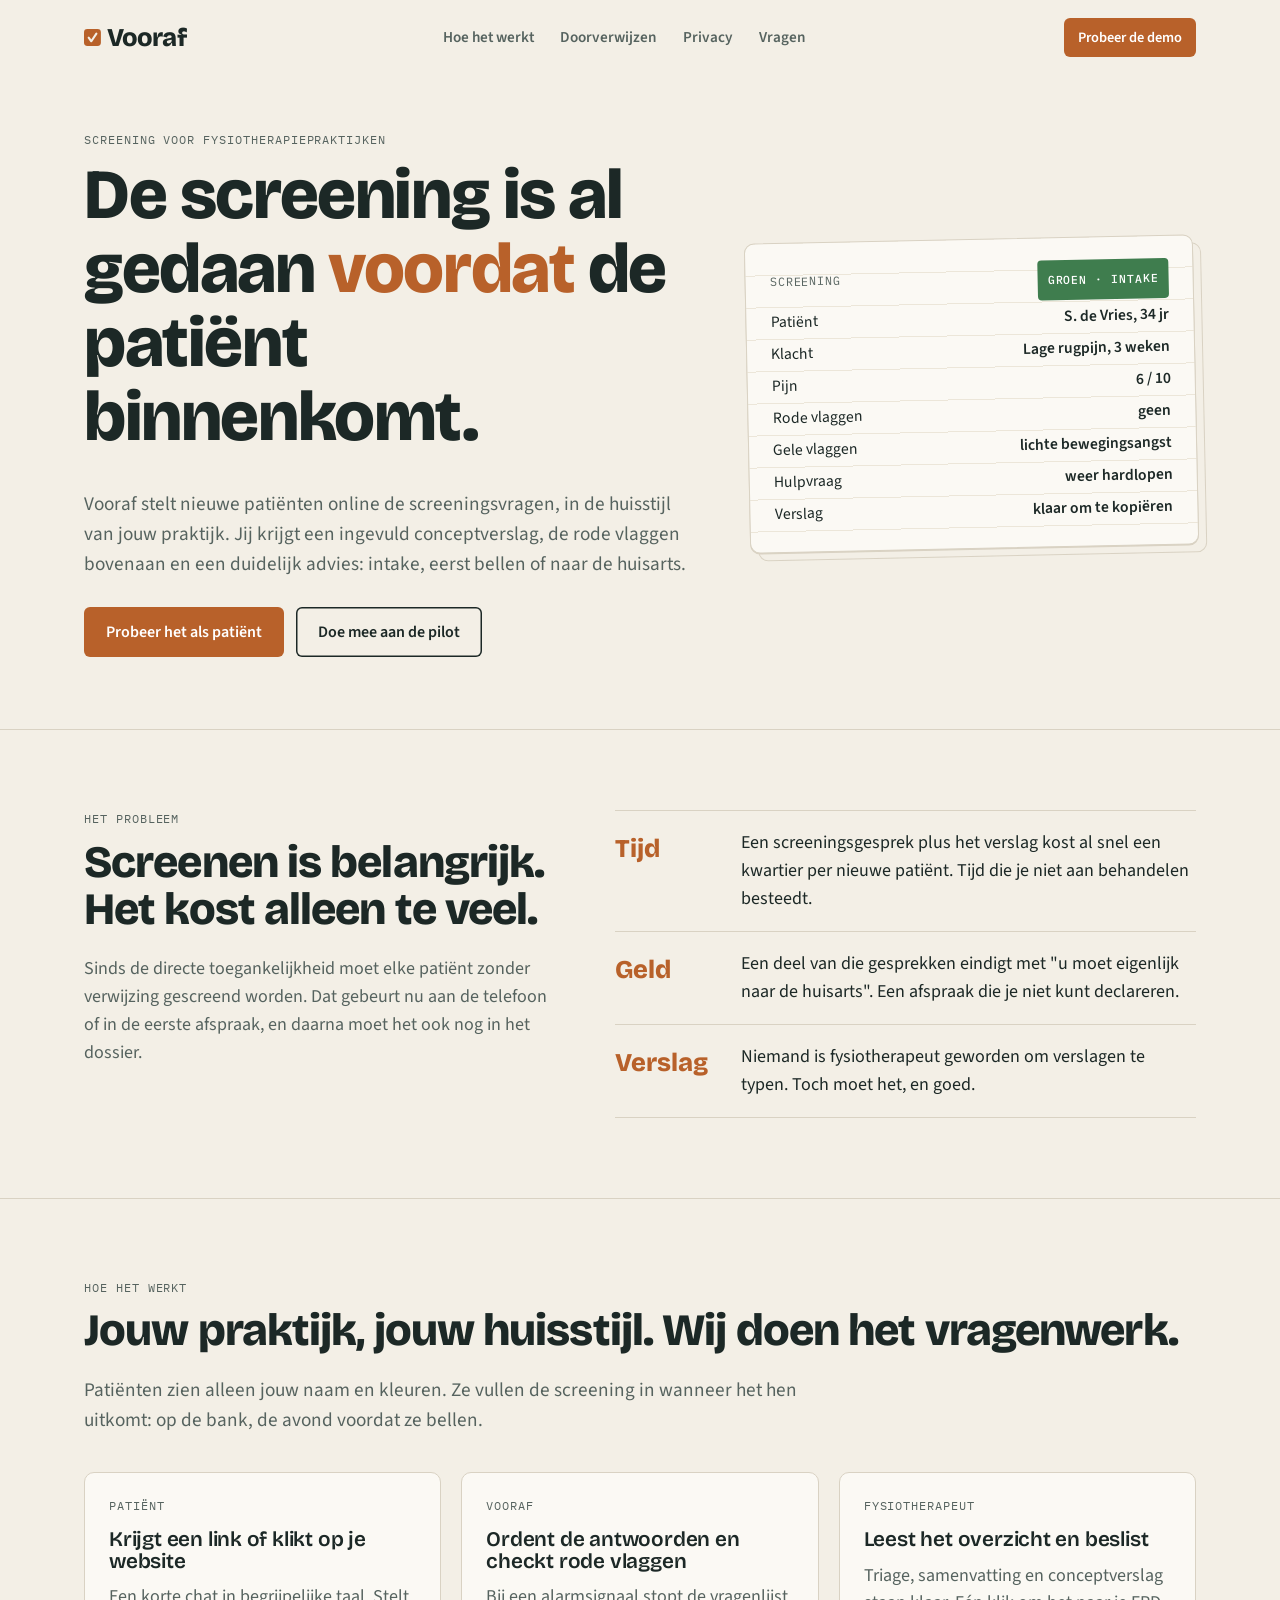
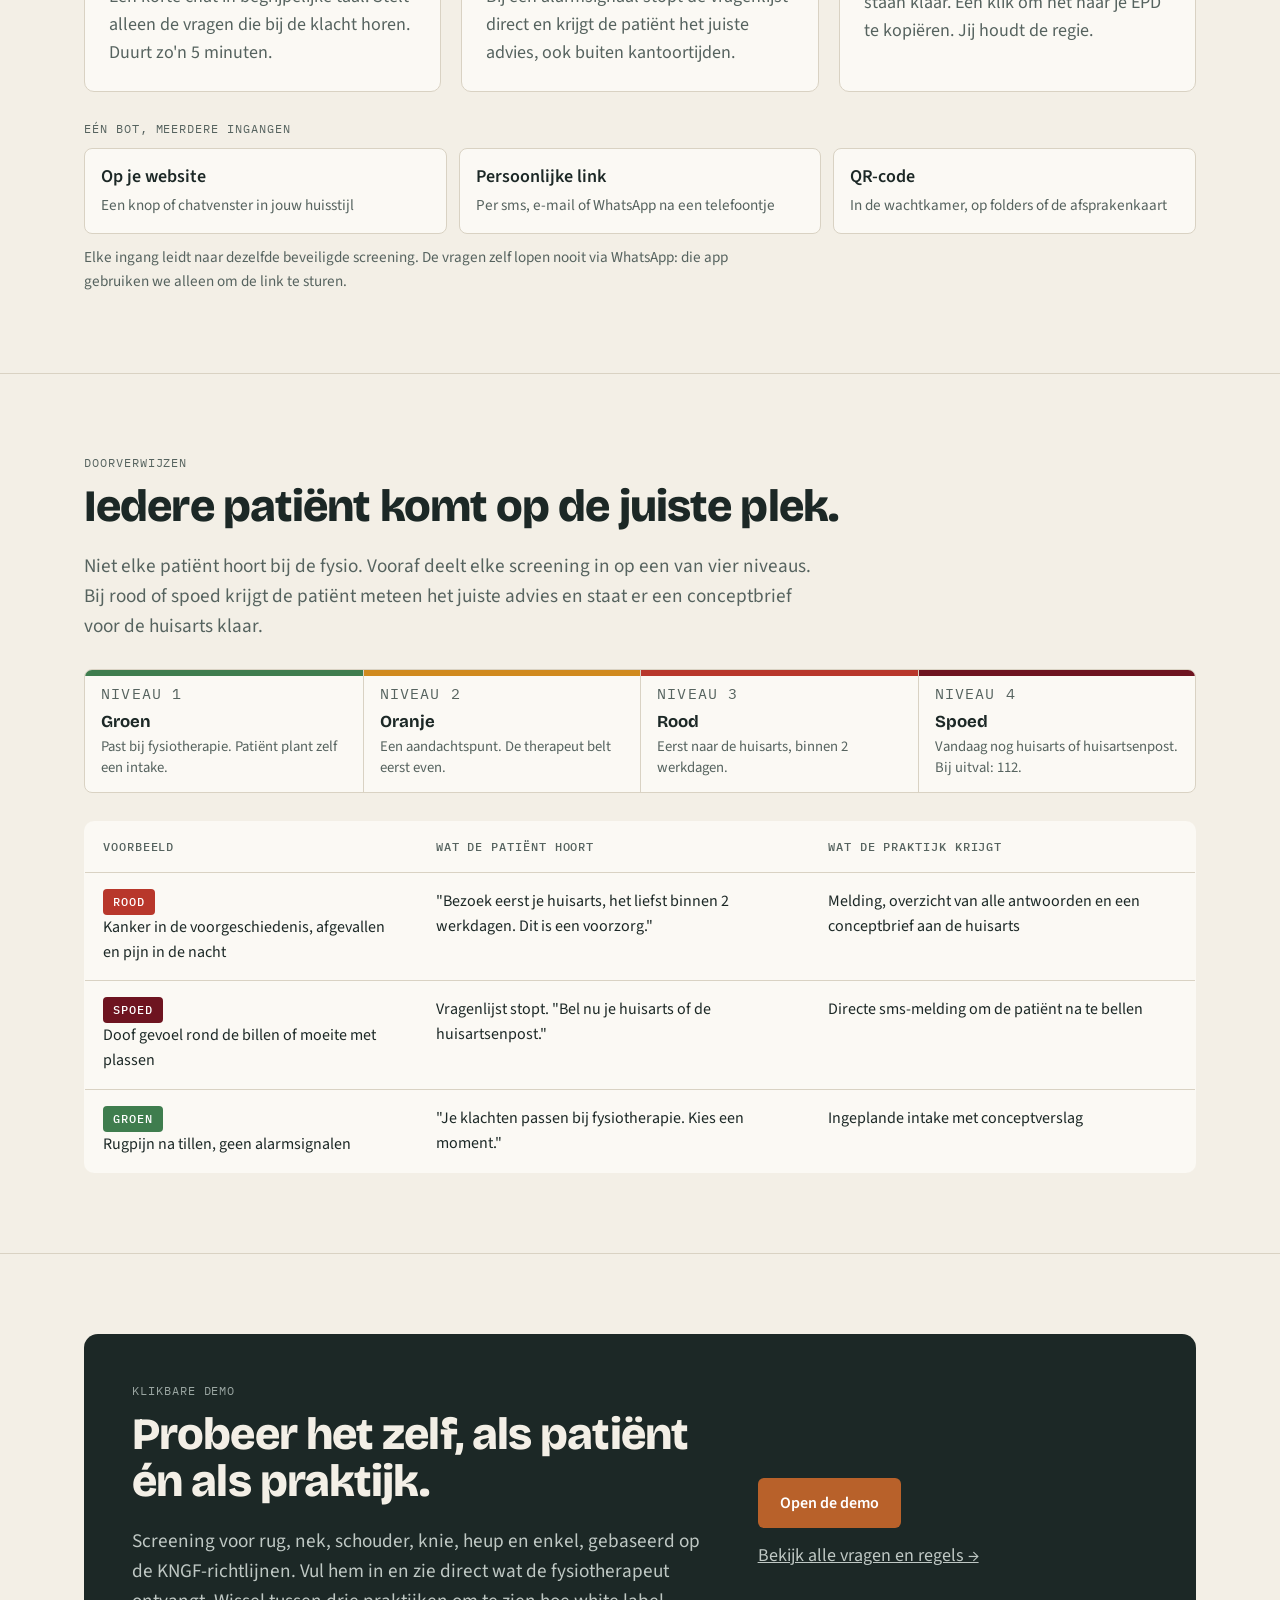
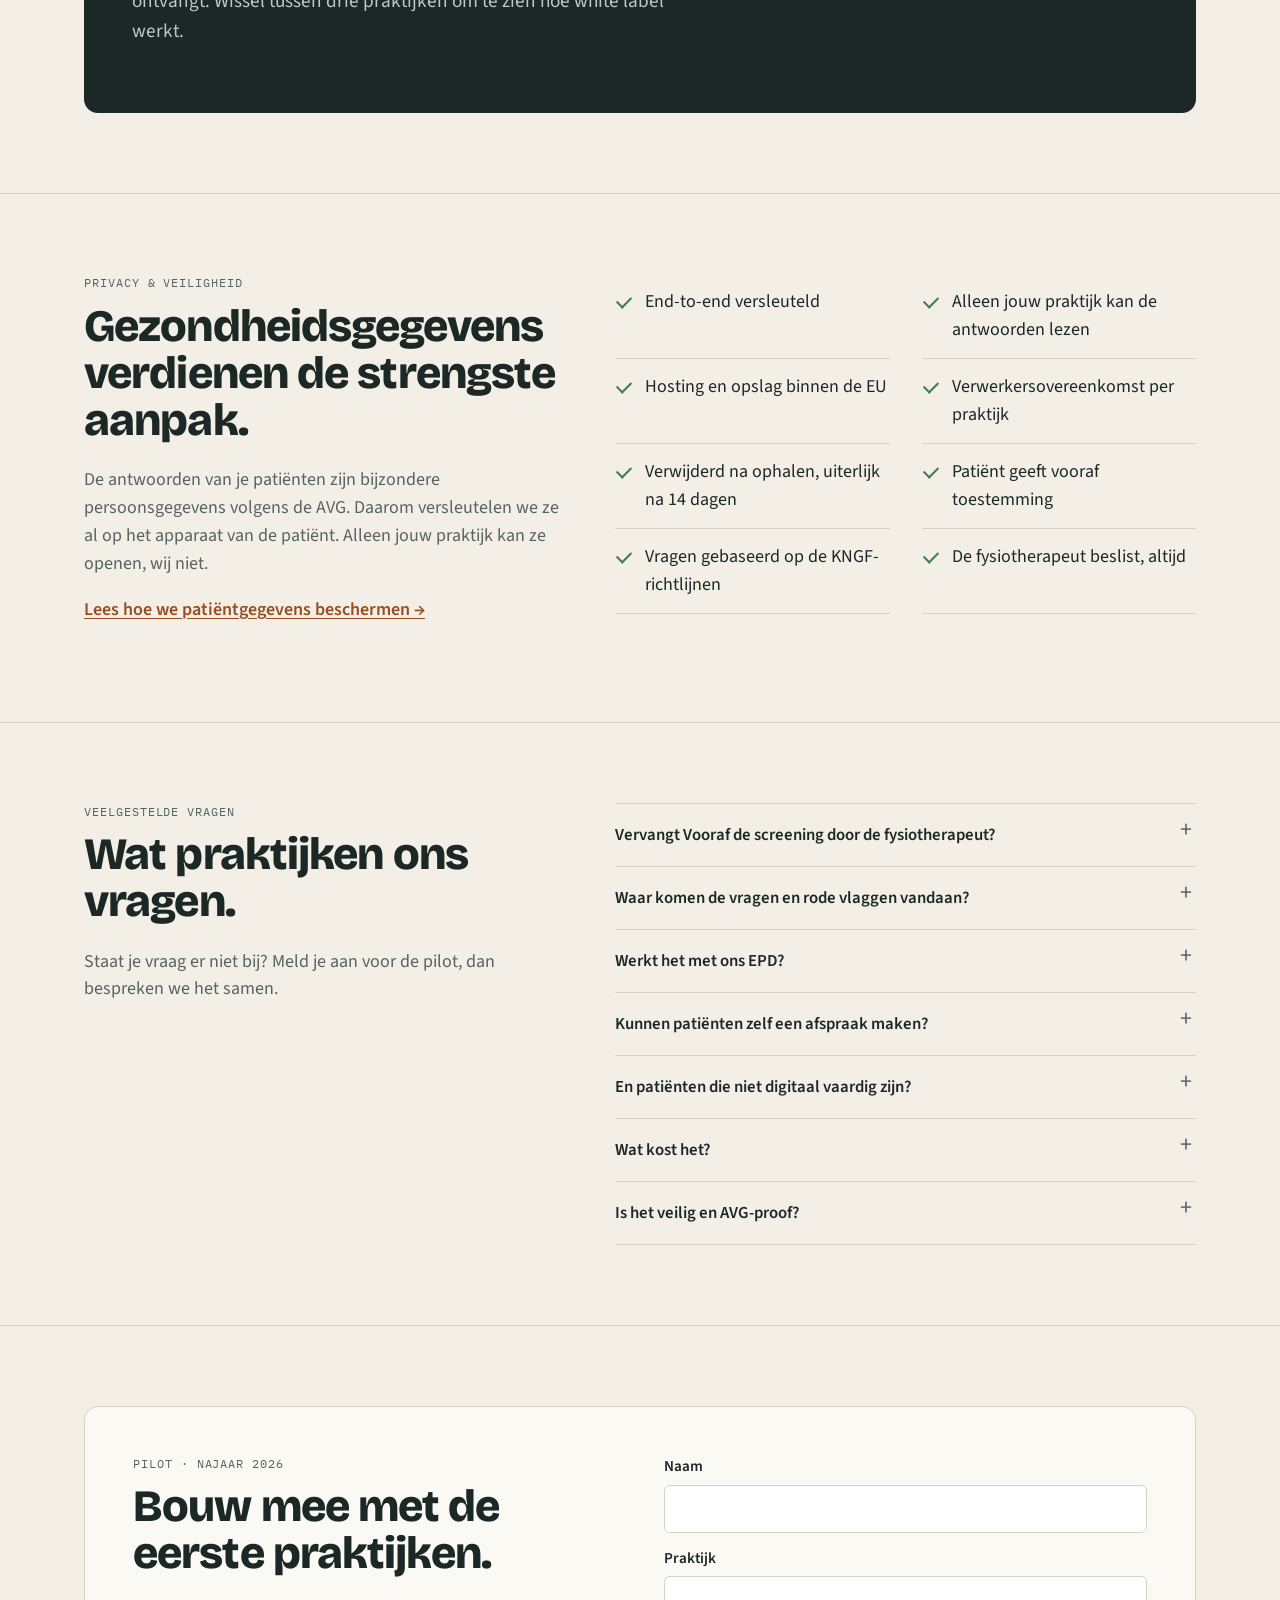
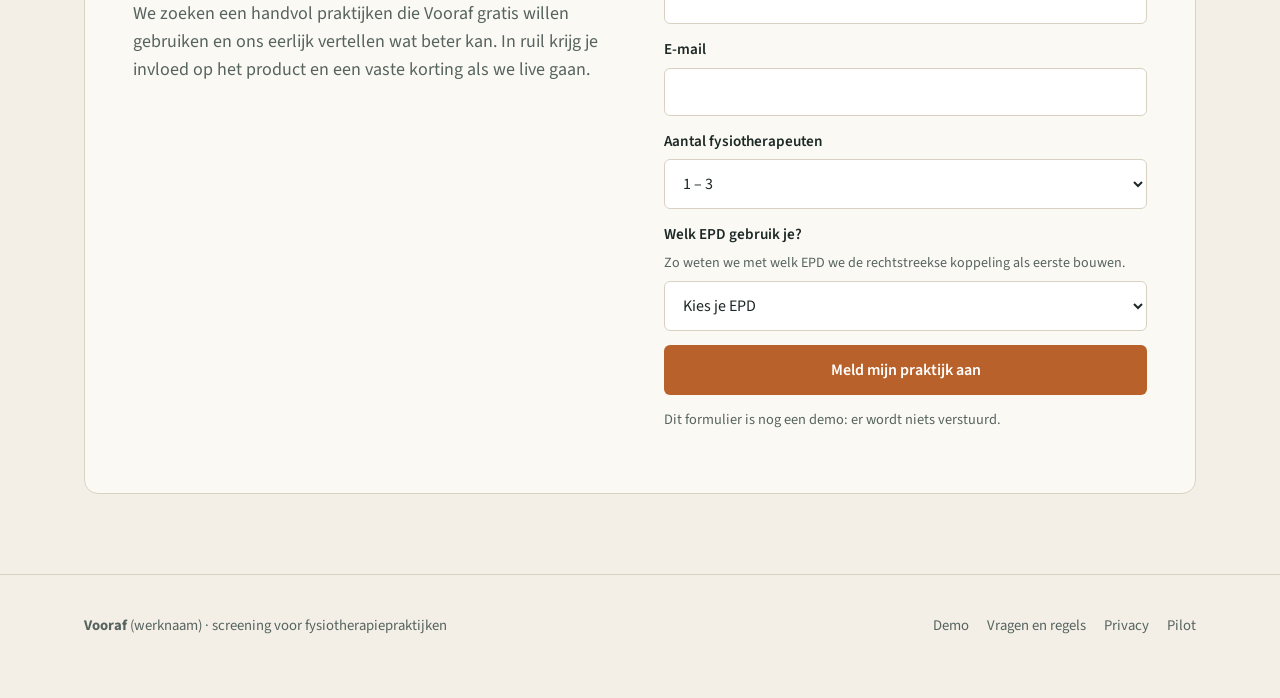
<file: index.html>
<!doctype html>
<html lang="nl">
<head>
<meta charset="utf-8">
<meta name="viewport" content="width=device-width, initial-scale=1">
<title>Vooraf — de screening is al gedaan</title>
<meta name="description" content="Vooraf screent nieuwe patiënten online in de huisstijl van jouw praktijk, signaleert rode vlaggen en schrijft het conceptverslag. De fysiotherapeut beslist.">
<meta property="og:type" content="website">
<meta property="og:site_name" content="Vooraf">
<meta property="og:title" content="Vooraf — de screening is al gedaan">
<meta property="og:description" content="Online screening voor fysiotherapiepraktijken, in je eigen huisstijl. Rode vlaggen bovenaan, conceptverslag klaar, de fysiotherapeut beslist.">
<meta property="og:url" content="https://studioannema.github.io/vooraf-demo/">
<meta property="og:image" content="https://studioannema.github.io/vooraf-demo/og-image.png">
<meta property="og:image:width" content="1200">
<meta property="og:image:height" content="630">
<meta property="og:locale" content="nl_NL">
<meta name="twitter:card" content="summary_large_image">
<meta name="theme-color" content="#F3EFE6">
<link rel="icon" href="favicon.svg" type="image/svg+xml">
<link rel="preconnect" href="https://fonts.googleapis.com">
<link rel="preconnect" href="https://fonts.gstatic.com" crossorigin>
<link href="https://fonts.googleapis.com/css2?family=Bricolage+Grotesque:opsz,wght@12..96,600;12..96,800&family=IBM+Plex+Mono:wght@500&family=Source+Sans+3:wght@400;600&display=swap" rel="stylesheet">
<link rel="stylesheet" href="styles.css">
</head>
<body>

<header class="topbar">
  <a href="index.html" class="logo" aria-label="Vooraf"><svg class="logo-mark" viewBox="0 0 24 24" aria-hidden="true" focusable="false"><rect width="24" height="24" rx="4.8"/><path d="M6.6 12.4 10.4 17.4 17.6 6.6" stroke-width="3" stroke-linecap="round" stroke-linejoin="round"/></svg><span class="logo-word">Vooraf</span></a>
  <nav>
    <a href="#hoe">Hoe het werkt</a>
    <a href="#doorverwijzen">Doorverwijzen</a>
    <a href="#privacy">Privacy</a>
    <a href="#faq">Vragen</a>
  </nav>
  <a href="demo.html" class="btn btn-small">Probeer de demo</a>
</header>

<main>
  <div class="wrap">
    <section class="hero">
      <div>
        <p class="mono label">Screening voor fysiotherapiepraktijken</p>
        <h1>De screening is al gedaan <em>voordat</em> de patiënt binnenkomt.</h1>
        <p class="lead">Vooraf stelt nieuwe patiënten online de screeningsvragen, in de huisstijl van jouw praktijk. Jij krijgt een ingevuld conceptverslag, de rode vlaggen bovenaan en een duidelijk advies: intake, eerst bellen of naar de huisarts.</p>
        <div class="hero-actions">
          <a href="demo.html" class="btn">Probeer het als patiënt</a>
          <a href="#pilot" class="btn btn-ghost">Doe mee aan de pilot</a>
        </div>
      </div>
      <div class="file-card" aria-label="Voorbeeld van een screeningsresultaat">
        <div class="row"><span class="mono muted">Screening</span><span class="status groen">Groen · intake</span></div>
        <div class="row"><span>Patiënt</span><b>S. de Vries, 34 jr</b></div>
        <div class="row"><span>Klacht</span><b>Lage rugpijn, 3 weken</b></div>
        <div class="row"><span>Pijn</span><b>6 / 10</b></div>
        <div class="row"><span>Rode vlaggen</span><b>geen</b></div>
        <div class="row"><span>Gele vlaggen</span><b>lichte bewegingsangst</b></div>
        <div class="row"><span>Hulpvraag</span><b>weer hardlopen</b></div>
        <div class="row"><span>Verslag</span><b>klaar om te kopiëren</b></div>
      </div>
    </section>
  </div>

  <section class="block">
    <div class="wrap two-col">
      <div>
        <p class="mono label">Het probleem</p>
        <h2>Screenen is belangrijk. Het kost alleen te veel.</h2>
        <p class="muted">Sinds de directe toegankelijkheid moet elke patiënt zonder verwijzing gescreend worden. Dat gebeurt nu aan de telefoon of in de eerste afspraak, en daarna moet het ook nog in het dossier.</p>
      </div>
      <ul class="pain-list">
        <li><span class="num">Tijd</span><span>Een screeningsgesprek plus het verslag kost al snel een kwartier per nieuwe patiënt. Tijd die je niet aan behandelen besteedt.</span></li>
        <li><span class="num">Geld</span><span>Een deel van die gesprekken eindigt met "u moet eigenlijk naar de huisarts". Een afspraak die je niet kunt declareren.</span></li>
        <li><span class="num">Verslag</span><span>Niemand is fysiotherapeut geworden om verslagen te typen. Toch moet het, en goed.</span></li>
      </ul>
    </div>
  </section>

  <section class="block" id="hoe">
    <div class="wrap">
      <p class="mono label">Hoe het werkt</p>
      <h2>Jouw praktijk, jouw huisstijl. Wij doen het vragenwerk.</h2>
      <p class="lead">Patiënten zien alleen jouw naam en kleuren. Ze vullen de screening in wanneer het hen uitkomt: op de bank, de avond voordat ze bellen.</p>
      <div class="flow">
        <div class="flow-item">
          <p class="mono label who">Patiënt</p>
          <h3>Krijgt een link of klikt op je website</h3>
          <p>Een korte chat in begrijpelijke taal. Stelt alleen de vragen die bij de klacht horen. Duurt zo'n 5 minuten.</p>
        </div>
        <div class="flow-item">
          <p class="mono label who">Vooraf</p>
          <h3>Ordent de antwoorden en checkt rode vlaggen</h3>
          <p>Bij een alarmsignaal stopt de vragenlijst direct en krijgt de patiënt het juiste advies, ook buiten kantoortijden.</p>
        </div>
        <div class="flow-item">
          <p class="mono label who">Fysiotherapeut</p>
          <h3>Leest het overzicht en beslist</h3>
          <p>Triage, samenvatting en conceptverslag staan klaar. Eén klik om het naar je EPD te kopiëren. Jij houdt de regie.</p>
        </div>
      </div>
      <div class="channels">
        <p class="mono label">Eén bot, meerdere ingangen</p>
        <ul>
          <li><b>Op je website</b><span>Een knop of chatvenster in jouw huisstijl</span></li>
          <li><b>Persoonlijke link</b><span>Per sms, e-mail of WhatsApp na een telefoontje</span></li>
          <li><b>QR-code</b><span>In de wachtkamer, op folders of de afsprakenkaart</span></li>
        </ul>
        <p class="channels-note">Elke ingang leidt naar dezelfde beveiligde screening. De vragen zelf lopen nooit via WhatsApp: die app gebruiken we alleen om de link te sturen.</p>
      </div>
    </div>
  </section>

  <section class="block" id="doorverwijzen">
    <div class="wrap">
      <p class="mono label">Doorverwijzen</p>
      <h2>Iedere patiënt komt op de juiste plek.</h2>
      <p class="lead">Niet elke patiënt hoort bij de fysio. Vooraf deelt elke screening in op een van vier niveaus. Bij rood of spoed krijgt de patiënt meteen het juiste advies en staat er een conceptbrief voor de huisarts klaar.</p>
      <div class="scale" style="margin-top:28px">
        <div class="s-groen"><span class="mono">Niveau 1</span><strong>Groen</strong><span>Past bij fysiotherapie. Patiënt plant zelf een intake.</span></div>
        <div class="s-oranje"><span class="mono">Niveau 2</span><strong>Oranje</strong><span>Een aandachtspunt. De therapeut belt eerst even.</span></div>
        <div class="s-rood"><span class="mono">Niveau 3</span><strong>Rood</strong><span>Eerst naar de huisarts, binnen 2 werkdagen.</span></div>
        <div class="s-spoed"><span class="mono">Niveau 4</span><strong>Spoed</strong><span>Vandaag nog huisarts of huisartsenpost. Bij uitval: 112.</span></div>
      </div>
      <table class="route-table">
        <thead><tr><th>Voorbeeld</th><th>Wat de patiënt hoort</th><th>Wat de praktijk krijgt</th></tr></thead>
        <tbody>
          <tr><td><span class="status rood">Rood</span><br>Kanker in de voorgeschiedenis, afgevallen en pijn in de nacht</td><td>"Bezoek eerst je huisarts, het liefst binnen 2 werkdagen. Dit is een voorzorg."</td><td>Melding, overzicht van alle antwoorden en een conceptbrief aan de huisarts</td></tr>
          <tr><td><span class="status spoed">Spoed</span><br>Doof gevoel rond de billen of moeite met plassen</td><td>Vragenlijst stopt. "Bel nu je huisarts of de huisartsenpost."</td><td>Directe sms-melding om de patiënt na te bellen</td></tr>
          <tr><td><span class="status groen">Groen</span><br>Rugpijn na tillen, geen alarmsignalen</td><td>"Je klachten passen bij fysiotherapie. Kies een moment."</td><td>Ingeplande intake met conceptverslag</td></tr>
        </tbody>
      </table>
    </div>
  </section>

  <section class="block">
    <div class="wrap">
      <div class="demo-teaser">
        <div>
          <p class="mono label">Klikbare demo</p>
          <h2>Probeer het zelf, als patiënt én als praktijk.</h2>
          <p class="lead">Screening voor rug, nek, schouder, knie, heup en enkel, gebaseerd op de KNGF-richtlijnen. Vul hem in en zie direct wat de fysiotherapeut ontvangt. Wissel tussen drie praktijken om te zien hoe white label werkt.</p>
        </div>
        <div><a href="demo.html" class="btn">Open de demo</a><p style="margin:14px 0 0"><a href="regels.html" style="color:#BFC8C4">Bekijk alle vragen en regels →</a></p></div>
      </div>
    </div>
  </section>

  <section class="block" id="privacy">
    <div class="wrap two-col">
      <div>
        <p class="mono label">Privacy &amp; veiligheid</p>
        <h2>Gezondheidsgegevens verdienen de strengste aanpak.</h2>
        <p class="muted">De antwoorden van je patiënten zijn bijzondere persoonsgegevens volgens de AVG. Daarom versleutelen we ze al op het apparaat van de patiënt. Alleen jouw praktijk kan ze openen, wij niet.</p>
        <p><a href="privacy.html" class="text-link">Lees hoe we patiëntgegevens beschermen →</a></p>
      </div>
      <ul class="check-list">
        <li>End-to-end versleuteld</li>
        <li>Alleen jouw praktijk kan de antwoorden lezen</li>
        <li>Hosting en opslag binnen de EU</li>
        <li>Verwerkersovereenkomst per praktijk</li>
        <li>Verwijderd na ophalen, uiterlijk na 14 dagen</li>
        <li>Patiënt geeft vooraf toestemming</li>
        <li>Vragen gebaseerd op de KNGF-richtlijnen</li>
        <li>De fysiotherapeut beslist, altijd</li>
      </ul>
    </div>
  </section>

  <section class="block" id="faq">
    <div class="wrap two-col">
      <div>
        <p class="mono label">Veelgestelde vragen</p>
        <h2>Wat praktijken ons vragen.</h2>
        <p class="muted">Staat je vraag er niet bij? Meld je aan voor de pilot, dan bespreken we het samen.</p>
      </div>
      <div class="faq">
        <details>
          <summary>Vervangt Vooraf de screening door de fysiotherapeut?</summary>
          <p>Nee. Vooraf verzamelt de antwoorden, zet de rode vlaggen bovenaan en stelt een concept op. De fysiotherapeut beoordeelt het en stelt de conclusie vast: pluis of niet-pluis, zoals de KNGF-richtlijn Fysiotherapeutische dossiervoering vraagt.</p>
        </details>
        <details>
          <summary>Waar komen de vragen en rode vlaggen vandaan?</summary>
          <p>Uit de KNGF-richtlijnen voor lage rugpijn en LRS (2021), nekpijn (2016), artrose heup-knie (2018), enkelletsel (2006) en dossiervoering (2019). Waar geen richtlijn is, zoals bij de schouder, hebben we aangevuld en dat duidelijk gemarkeerd. Vóór we live gaan, controleren fysiotherapeuten alles. <a href="regels.html" class="text-link">Bekijk alle vragen en regels</a>.</p>
        </details>
        <details>
          <summary>Werkt het met ons EPD?</summary>
          <p>In de eerste versie kopieer je het verslag met één klik naar je EPD, of download je een PDF. Koppelingen met EPD's bouwen we op basis van wat de pilotpraktijken gebruiken.</p>
        </details>
        <details>
          <summary>Kunnen patiënten zelf een afspraak maken?</summary>
          <p>Ja, als de screening groen is. Dat kan in de vrije tijden die je in Vooraf instelt, of via je eigen online afsprakenpagina. Bij oranje, rood en spoed bel je de patiënt eerst; Vooraf vraagt daarvoor het telefoonnummer.</p>
        </details>
        <details>
          <summary>En patiënten die niet digitaal vaardig zijn?</summary>
          <p>Bellen naar de praktijk blijft gewoon mogelijk. Vooraf is een extra ingang, geen vervanging. Je kunt de screening ook samen met de patiënt invullen, aan de telefoon of in de praktijk.</p>
        </details>
        <details>
          <summary>Wat kost het?</summary>
          <p>Tijdens de pilot is Vooraf gratis. Daarna betaal je een vast bedrag per praktijk per maand. Pilotpraktijken houden een vaste korting.</p>
        </details>
        <details>
          <summary>Is het veilig en AVG-proof?</summary>
          <p>De antwoorden worden al op het apparaat van de patiënt versleuteld en alleen jouw praktijk kan ze openen. Je krijgt een verwerkersovereenkomst en we hosten binnen de EU. <a href="privacy.html" class="text-link">Lees de details</a>.</p>
        </details>
      </div>
    </div>
  </section>

  <section class="block" id="pilot">
    <div class="wrap">
      <div class="pilot">
        <div>
          <p class="mono label">Pilot · najaar 2026</p>
          <h2>Bouw mee met de eerste praktijken.</h2>
          <p class="muted">We zoeken een handvol praktijken die Vooraf gratis willen gebruiken en ons eerlijk vertellen wat beter kan. In ruil krijg je invloed op het product en een vaste korting als we live gaan.</p>
        </div>
        <form id="pilotForm">
          <label>Naam<input name="naam" required autocomplete="name"></label>
          <label>Praktijk<input name="praktijk" required autocomplete="organization"></label>
          <label>E-mail<input name="email" type="email" required autocomplete="email"></label>
          <label>Aantal fysiotherapeuten
            <select name="grootte"><option>1 – 3</option><option>4 – 10</option><option>Meer dan 10</option></select>
          </label>
          <label for="epd">Welk EPD gebruik je?
            <span class="field-hint" id="epdHint">Zo weten we met welk EPD we de rechtstreekse koppeling als eerste bouwen.</span>
            <select name="epd" id="epd" aria-describedby="epdHint">
              <option value="" selected disabled>Kies je EPD</option>
              <option>Intramed</option>
              <option>FysioRoadmap</option>
              <option>Spotonmedics</option>
              <option>Ander EPD</option>
              <option>Weet ik niet</option>
            </select>
          </label>
          <label for="epdAnders" id="epdAndersWrap" hidden>Welk EPD?
            <input name="epd_anders" id="epdAnders" autocomplete="off">
          </label>
          <button class="btn" type="submit">Meld mijn praktijk aan</button>
          <p class="form-note">Dit formulier is nog een demo: er wordt niets verstuurd.</p>
          <p class="form-ok" id="formOk">Dank je! In de echte versie nemen we binnen twee werkdagen contact op.</p>
        </form>
      </div>
    </div>
  </section>
</main>

<footer>
  <div class="wrap">
    <span><b>Vooraf</b> (werknaam) · screening voor fysiotherapiepraktijken</span>
    <nav class="foot-links" aria-label="Footer"><a href="demo.html">Demo</a><a href="regels.html">Vragen en regels</a><a href="privacy.html">Privacy</a><a href="index.html#pilot">Pilot</a></nav>
  </div>
</footer>

<script>
  const epd = document.getElementById("epd"), andersWrap = document.getElementById("epdAndersWrap");
  epd.addEventListener("change", () => {
    andersWrap.hidden = epd.value !== "Ander EPD";
    document.getElementById("epdAnders").required = !andersWrap.hidden;
  });
  document.getElementById("pilotForm").addEventListener("submit", e => {
    e.preventDefault();
    document.getElementById("formOk").style.display = "block";
    e.target.querySelector("button").disabled = true;
  });
</script>
</body>
</html>
</file>
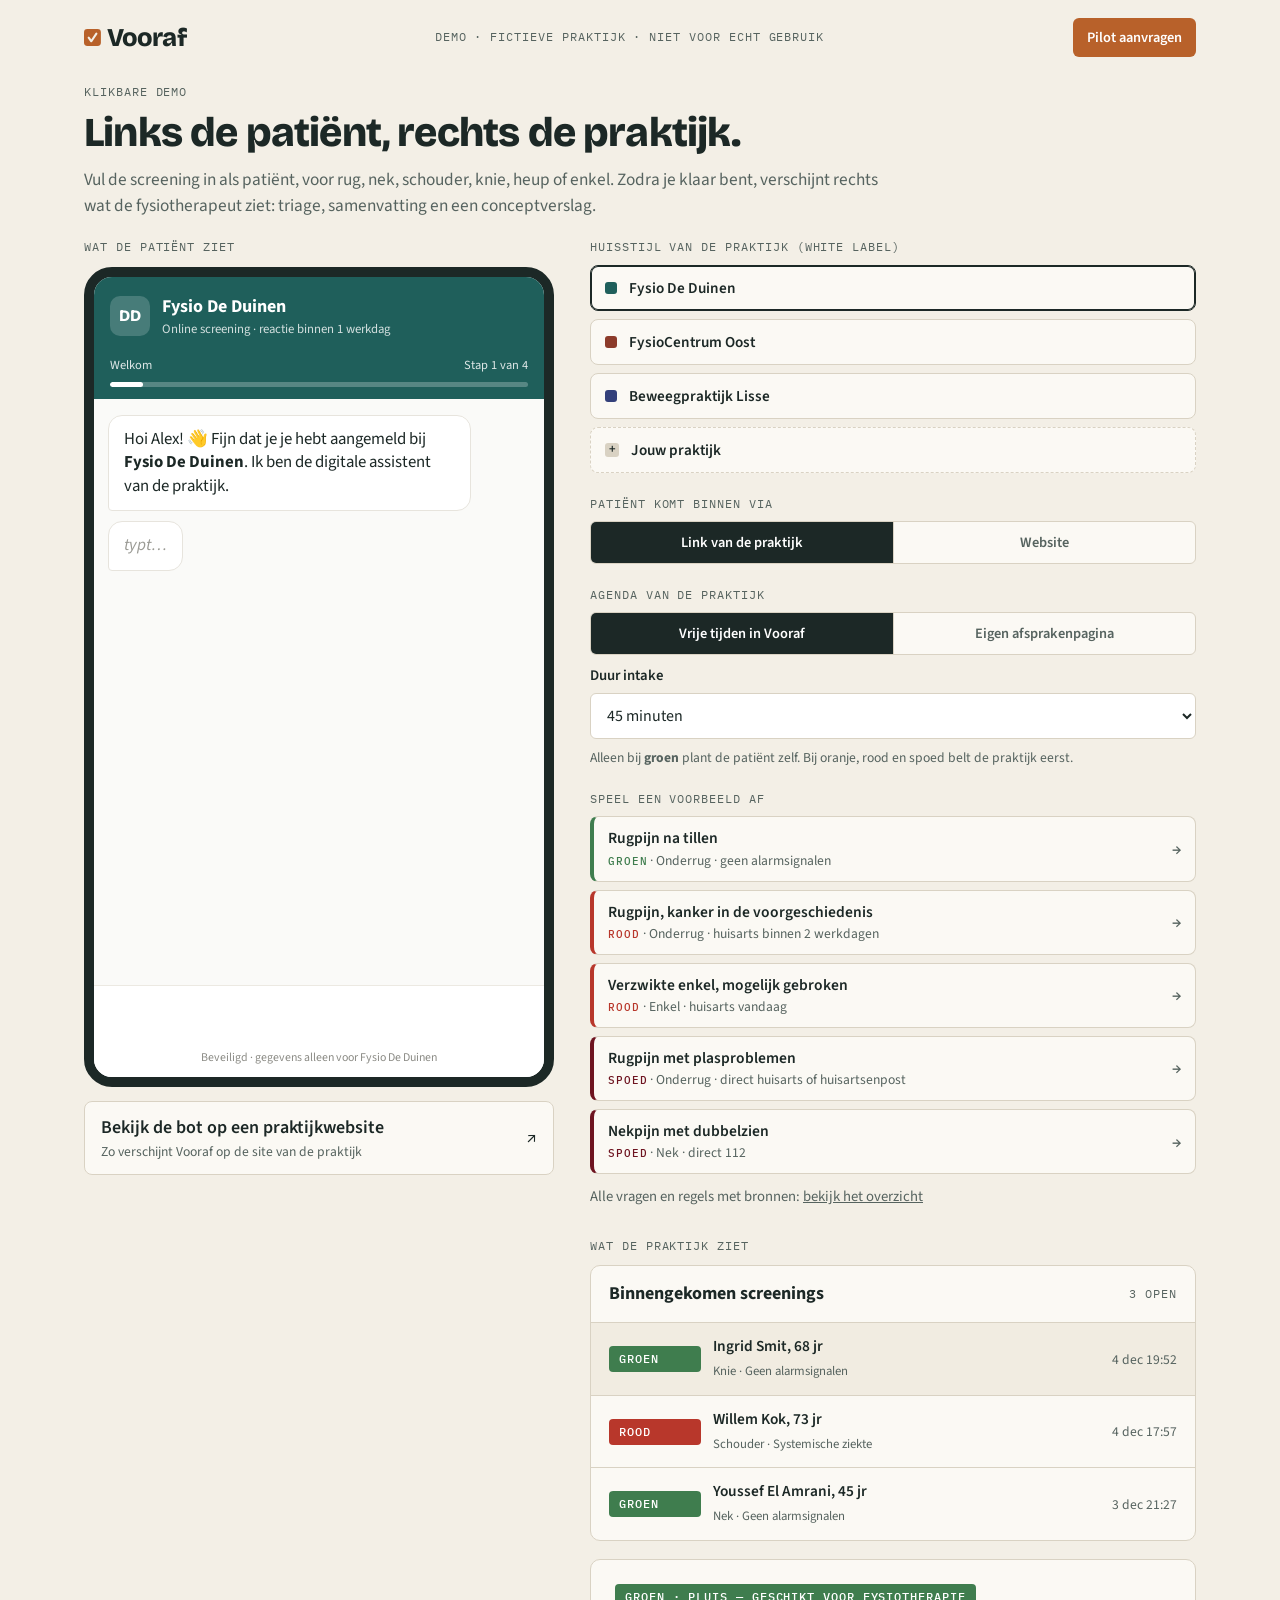
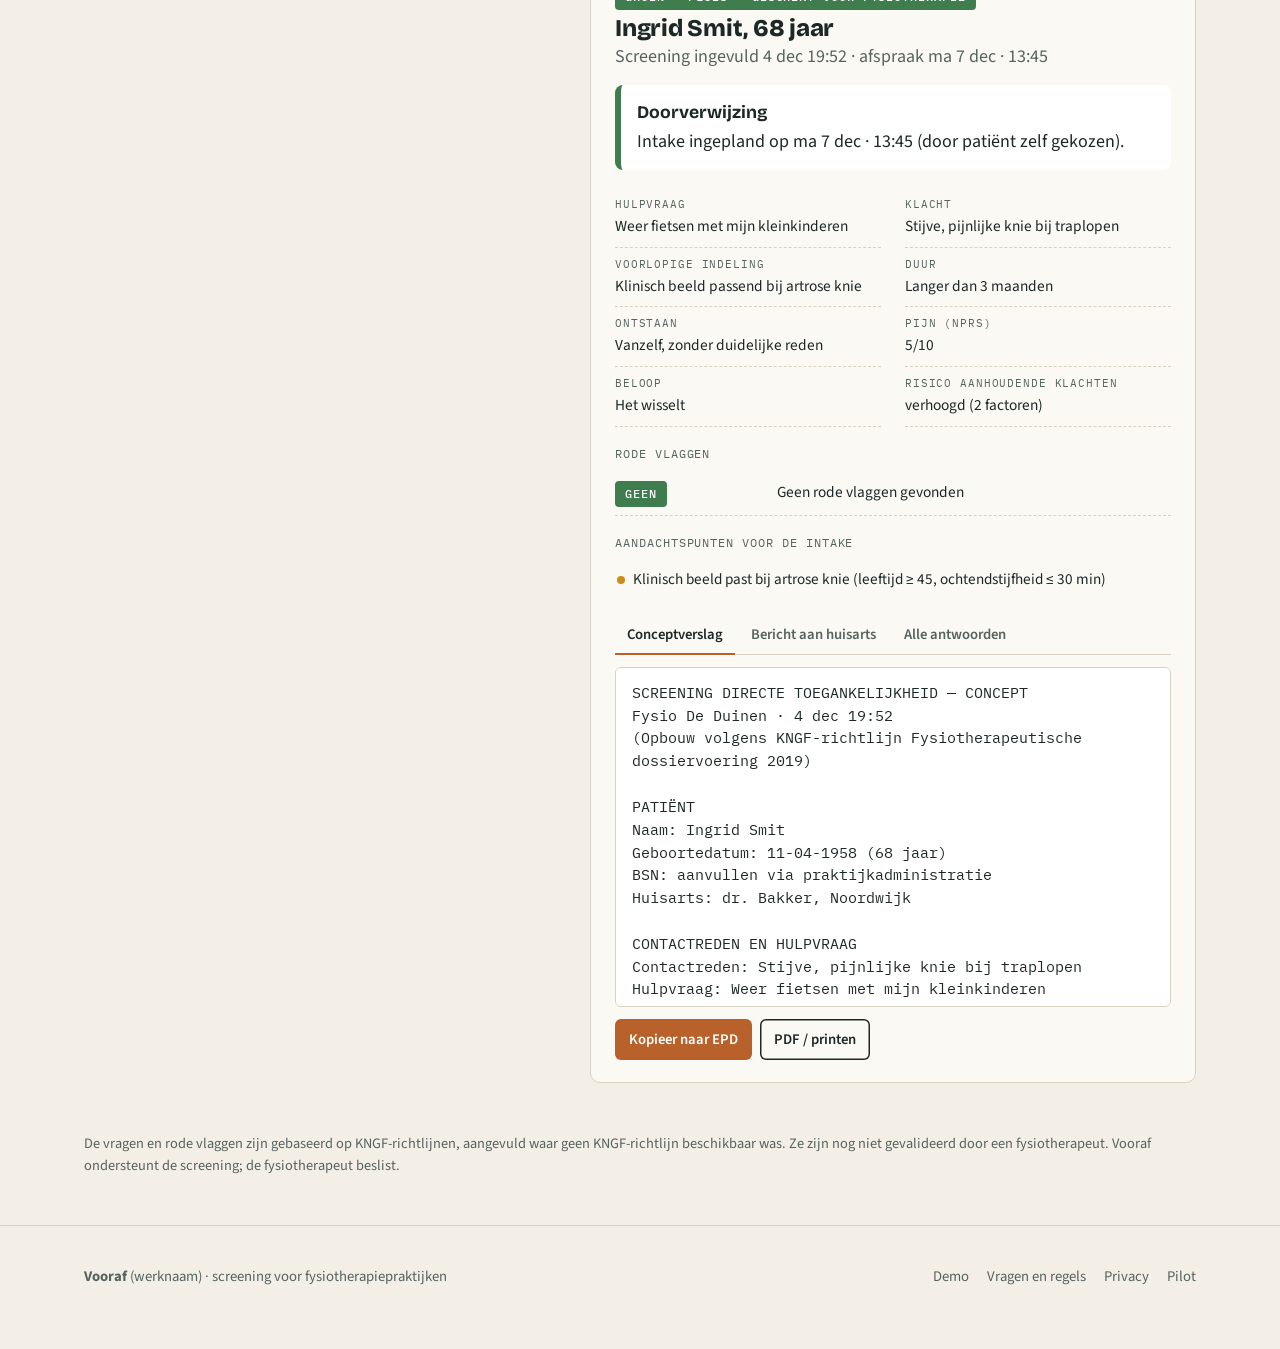
<file: demo.html>
<!doctype html>
<html lang="nl">
<head>
<meta charset="utf-8">
<meta name="viewport" content="width=device-width, initial-scale=1">
<title>Demo — Vooraf</title>
<meta name="description" content="Probeer de screeningsbot van Vooraf: links de patiënt, rechts wat de fysiotherapeut ontvangt. In de huisstijl van een voorbeeldpraktijk of je eigen praktijk.">
<meta property="og:type" content="website">
<meta property="og:site_name" content="Vooraf">
<meta property="og:title" content="Probeer Vooraf als patiënt én als praktijk">
<meta property="og:description" content="Klikbare demo van de screeningsbot voor fysiotherapiepraktijken, ook in de huisstijl van je eigen praktijk.">
<meta property="og:url" content="https://studioannema.github.io/vooraf-demo/demo.html">
<meta property="og:image" content="https://studioannema.github.io/vooraf-demo/og-image.png">
<meta property="og:image:width" content="1200">
<meta property="og:image:height" content="630">
<meta property="og:locale" content="nl_NL">
<meta name="twitter:card" content="summary_large_image">
<meta name="theme-color" content="#F3EFE6">
<link rel="icon" href="favicon.svg" type="image/svg+xml">
<link rel="preconnect" href="https://fonts.googleapis.com">
<link rel="preconnect" href="https://fonts.gstatic.com" crossorigin>
<link href="https://fonts.googleapis.com/css2?family=Bricolage+Grotesque:opsz,wght@12..96,600;12..96,800&family=IBM+Plex+Mono:wght@500&family=Source+Sans+3:wght@400;600&display=swap" rel="stylesheet">
<link rel="stylesheet" href="styles.css">
<link rel="stylesheet" href="demo.css">
</head>
<body class="demo-page">

<header class="topbar">
  <a href="index.html" class="logo" aria-label="Vooraf"><svg class="logo-mark" viewBox="0 0 24 24" aria-hidden="true" focusable="false"><rect width="24" height="24" rx="4.8"/><path d="M6.6 12.4 10.4 17.4 17.6 6.6" stroke-width="3" stroke-linecap="round" stroke-linejoin="round"/></svg><span class="logo-word">Vooraf</span></a>
  <span class="mono muted">Demo · fictieve praktijk · niet voor echt gebruik</span>
  <a href="index.html#pilot" class="btn btn-small">Pilot aanvragen</a>
</header>

<section class="demo-intro">
  <div>
    <p class="mono label">Klikbare demo</p>
    <h1>Links de patiënt, rechts de praktijk.</h1>
    <p class="lead">Vul de screening in als patiënt, voor rug, nek, schouder, knie, heup of enkel. Zodra je klaar bent, verschijnt rechts wat de fysiotherapeut ziet: triage, samenvatting en een conceptverslag.</p>
  </div>
</section>

<main class="demo-grid">
  <!-- PATIËNT -->
  <section class="phone-wrap" aria-label="Patiëntkant">
    <p class="mono label">Wat de patiënt ziet</p>
    <div class="phone" id="phone">
      <div class="phone-head">
        <div class="practice-logo" id="practiceLogo">DD</div>
        <div>
          <strong id="practiceName">Fysio De Duinen</strong>
          <small>Online screening · reactie binnen 1 werkdag</small>
        </div>
      </div>
      <div class="progress" aria-hidden="true">
        <div class="progress-label"><span id="progLabel">Welkom</span><span id="progStep">Stap 1 van 4</span></div>
        <div class="progress-bar"><span id="progBar"></span></div>
      </div>
      <p class="embed-demo-note" role="note"><b>Demonstratie.</b> Je antwoorden worden niet verstuurd en de praktijk ontvangt niets. Heb je klachten? Bel de praktijk. Bij spoed: bel je huisarts of 112.</p>
      <div class="chat" id="chat" aria-live="polite"></div>
      <div class="chat-input" id="chatInput"></div>
      <div class="phone-foot">Beveiligd · gegevens alleen voor <span id="practiceName2">Fysio De Duinen</span></div>
    </div>
    <a class="site-demo-link" id="siteDemoLink" href="voorbeeld-website.html?praktijk=Fysio+De+Duinen&amp;kleur=1F5F5B" target="_blank" rel="noopener">
      <span><b>Bekijk de bot op een praktijkwebsite</b><small>Zo verschijnt Vooraf op de site van de praktijk</small></span>
      <span aria-hidden="true">↗</span>
    </a>
  </section>

  <!-- PRAKTIJK -->
  <aside class="controls-col" aria-label="Demo-instellingen">
    <div class="demo-controls">
      <p class="mono label">Huisstijl van de praktijk (white label)</p>
      <div class="brand-switch" role="radiogroup" aria-label="Kies praktijk">
        <button class="brand-btn active" data-brand="duinen" role="radio" aria-checked="true"><span style="background:#1F5F5B"></span>Fysio De Duinen</button>
        <button class="brand-btn" data-brand="oost" role="radio" aria-checked="false"><span style="background:#8C3B2A"></span>FysioCentrum Oost</button>
        <button class="brand-btn" data-brand="beweeg" role="radio" aria-checked="false"><span style="background:#33407A"></span>Beweegpraktijk Lisse</button>
        <button class="brand-btn brand-own" data-brand="eigen" role="radio" aria-checked="false" aria-expanded="false" aria-controls="ownPanel"><span id="ownSwatch" class="own-swatch">+</span><b id="ownBtnLabel">Jouw praktijk</b></button>
      </div>
      <form class="own-panel" id="ownPanel" hidden novalidate>
        <p class="own-intro"><b>Probeer het met je eigen praktijk.</b> Vul je naam en website in. We halen je logo op en kiezen automatisch je huisstijlkleur.</p>
        <label>Naam van je praktijk<input id="ownName" required maxlength="40" autocomplete="organization" placeholder="Bijv. Fysiotherapie Centrum Leiden"></label>
        <label>Website <small>(voor het logo)</small><input id="ownSite" inputmode="url" autocomplete="url" placeholder="bijv. jouwpraktijk.nl"></label>
        <div class="own-row">
          <label class="own-upload">Of upload je logo<input id="ownFile" type="file" accept="image/*"></label>
          <label class="own-color">Kleur<input id="ownColor" type="color" value="#1F5F5B"></label>
        </div>
        <div class="own-preview" aria-live="polite">
          <div class="own-logo" id="ownLogo">?</div>
          <span id="ownStatus" class="muted">Nog geen logo.</span>
        </div>
        <div class="own-actions">
          <button class="btn btn-small" type="submit">Toon in de demo</button>
          <button class="btn btn-small btn-ghost" type="button" id="ownShare">Kopieer deellink</button>
        </div>
        <p class="own-note">Je logo en gegevens blijven in je eigen browser. Alleen het websiteadres gaat naar een logodienst (icon.horse). Een geüpload logo zit niet in de deellink.</p>
      </form>
      <div class="ctrl-row">
        <div>
          <p class="mono label">Patiënt komt binnen via</p>
          <div class="seg" id="intakeSeg">
            <button class="active" data-intake="link">Link van de praktijk</button>
            <button data-intake="web">Website</button>
          </div>
        </div>
      </div>
      <div class="ctrl-row">
        <p class="mono label">Agenda van de praktijk</p>
        <div class="seg" id="agendaSeg">
          <button class="active" data-agenda="vooraf">Vrije tijden in Vooraf</button>
          <button data-agenda="extern">Eigen afsprakenpagina</button>
        </div>
        <div class="agenda-opts">
          <label class="agenda-field">Duur intake
            <select id="intakeMin"><option value="30">30 minuten</option><option value="45" selected>45 minuten</option><option value="60">60 minuten</option></select>
          </label>
          <label class="agenda-field" id="agendaExtern" hidden>Link naar je afsprakenpagina
            <input id="agendaUrl" inputmode="url" placeholder="bijv. jouwpraktijk.nl/afspraak">
          </label>
        </div>
        <p class="agenda-note" id="agendaNote" aria-live="polite"></p>
        <p class="agenda-note">Alleen bij <b>groen</b> plant de patiënt zelf. Bij oranje, rood en spoed belt de praktijk eerst.</p>
      </div>
      <p class="mono label" style="margin-top:22px">Speel een voorbeeld af</p>
      <div class="scenario-list">
        <button class="scenario lvl-groen" data-scenario="groen"><span class="sc-text"><b>Rugpijn na tillen</b><small><span class="sc-lvl">Groen</span> · Onderrug · geen alarmsignalen</small></span><span class="sc-arrow" aria-hidden="true">→</span></button>
        <button class="scenario lvl-rood" data-scenario="rood"><span class="sc-text"><b>Rugpijn, kanker in de voorgeschiedenis</b><small><span class="sc-lvl">Rood</span> · Onderrug · huisarts binnen 2 werkdagen</small></span><span class="sc-arrow" aria-hidden="true">→</span></button>
        <button class="scenario lvl-rood" data-scenario="enkel"><span class="sc-text"><b>Verzwikte enkel, mogelijk gebroken</b><small><span class="sc-lvl">Rood</span> · Enkel · huisarts vandaag</small></span><span class="sc-arrow" aria-hidden="true">→</span></button>
        <button class="scenario lvl-spoed" data-scenario="spoed"><span class="sc-text"><b>Rugpijn met plasproblemen</b><small><span class="sc-lvl">Spoed</span> · Onderrug · direct huisarts of huisartsenpost</small></span><span class="sc-arrow" aria-hidden="true">→</span></button>
        <button class="scenario lvl-spoed" data-scenario="nek"><span class="sc-text"><b>Nekpijn met dubbelzien</b><small><span class="sc-lvl">Spoed</span> · Nek · direct 112</small></span><span class="sc-arrow" aria-hidden="true">→</span></button>
      </div>
      <p class="muted small-note">Alle vragen en regels met bronnen: <a href="regels.html">bekijk het overzicht</a></p>
    </div>
  </aside>

  <section class="dash" aria-label="Praktijkkant">
    <p class="mono label">Wat de praktijk ziet</p>
    <div class="dash-card">
      <div class="dash-head">
        <strong>Binnengekomen screenings</strong>
        <span class="mono muted" id="dashCount">3 open</span>
      </div>
      <ul class="inbox" id="inbox"></ul>
    </div>
    <div class="dash-card detail" id="detail">
      <p class="muted empty">Kies een screening of rond de chat links af.</p>
    </div>
  </section>
</main>

<p class="disclaimer">De vragen en rode vlaggen zijn gebaseerd op KNGF-richtlijnen, aangevuld waar geen KNGF-richtlijn beschikbaar was. Ze zijn nog niet gevalideerd door een fysiotherapeut. Vooraf ondersteunt de screening; de fysiotherapeut beslist.</p>

<footer>
  <div class="wrap">
    <span><b>Vooraf</b> (werknaam) · screening voor fysiotherapiepraktijken</span>
    <nav class="foot-links" aria-label="Footer"><a href="demo.html">Demo</a><a href="regels.html">Vragen en regels</a><a href="privacy.html">Privacy</a><a href="index.html#pilot">Pilot</a></nav>
  </div>
</footer>

<script src="screening-data.js"></script>
<script src="huisstijl.js"></script>
<script src="demo.js"></script>
</body>
</html>
</file>
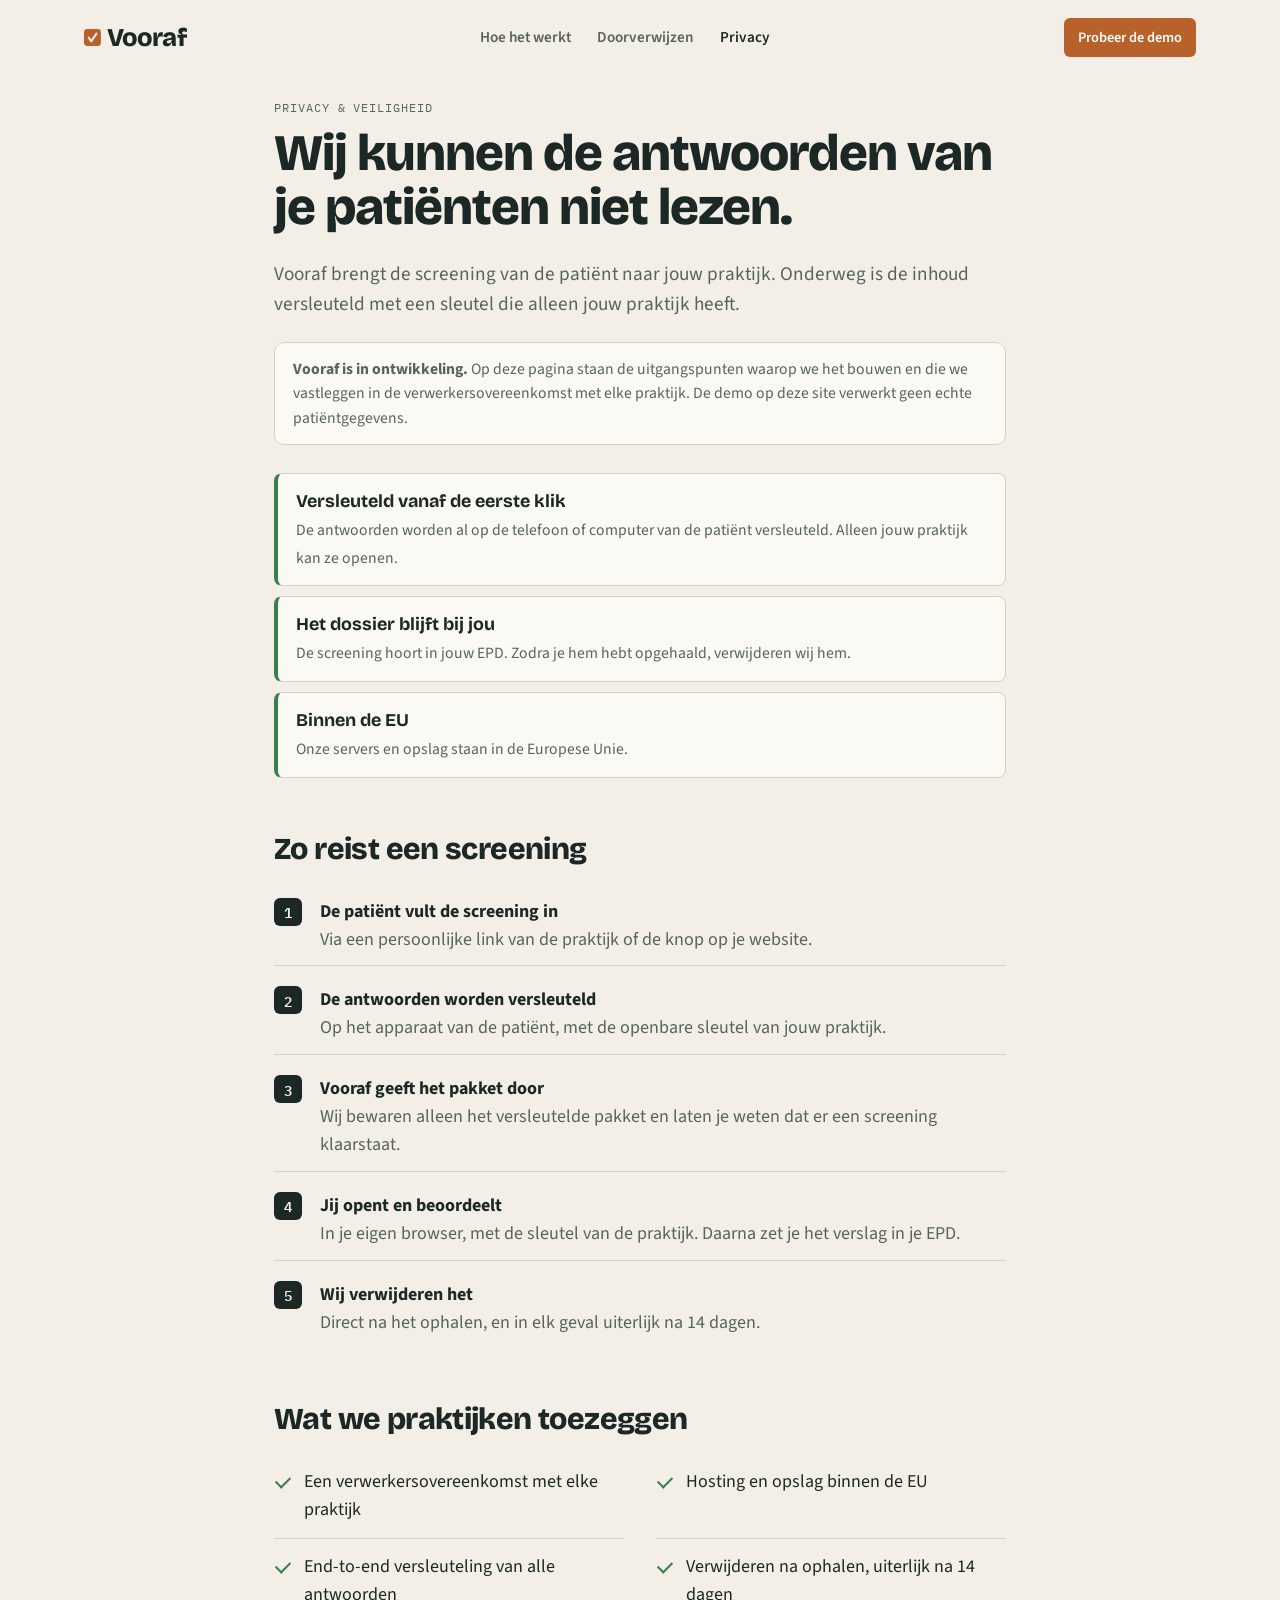
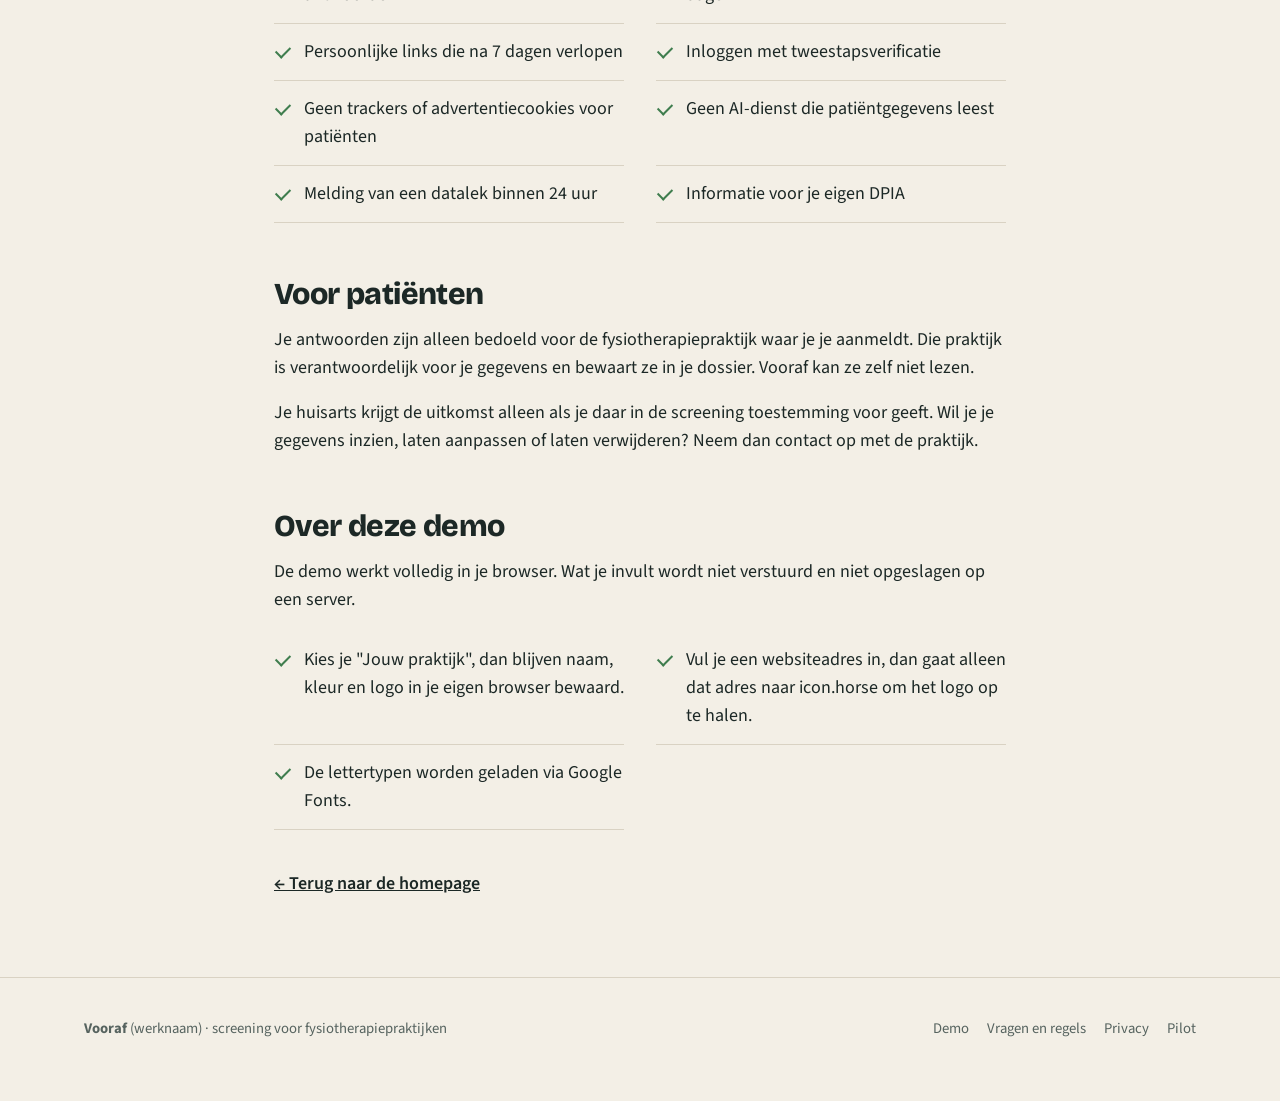
<file: privacy.html>
<!doctype html>
<html lang="nl">
<head>
<meta charset="utf-8">
<meta name="viewport" content="width=device-width, initial-scale=1">
<title>Privacy — Vooraf</title>
<meta name="description" content="Hoe Vooraf patiëntgegevens beschermt: end-to-end versleuteld, alleen leesbaar voor de praktijk, binnen de EU en automatisch verwijderd.">
<meta property="og:type" content="website">
<meta property="og:site_name" content="Vooraf">
<meta property="og:title" content="Privacy bij Vooraf">
<meta property="og:description" content="Wij kunnen de antwoorden van je patiënten niet lezen. End-to-end versleuteld, binnen de EU, automatisch verwijderd.">
<meta property="og:url" content="https://studioannema.github.io/vooraf-demo/privacy.html">
<meta property="og:image" content="https://studioannema.github.io/vooraf-demo/og-image.png">
<meta property="og:image:width" content="1200">
<meta property="og:image:height" content="630">
<meta property="og:locale" content="nl_NL">
<meta name="twitter:card" content="summary_large_image">
<meta name="theme-color" content="#F3EFE6">
<link rel="icon" href="favicon.svg" type="image/svg+xml">
<link rel="preconnect" href="https://fonts.googleapis.com">
<link rel="preconnect" href="https://fonts.gstatic.com" crossorigin>
<link href="https://fonts.googleapis.com/css2?family=Bricolage+Grotesque:opsz,wght@12..96,600;12..96,800&family=IBM+Plex+Mono:wght@500&family=Source+Sans+3:wght@400;600&display=swap" rel="stylesheet">
<link rel="stylesheet" href="styles.css">
<style>
  .doc { max-width: 780px; margin: 0 auto; padding: 24px 24px 80px; }
  .doc h1 { font-size: clamp(2.1rem, 5vw, 3.2rem); }
  .doc h2 { font-size: clamp(1.5rem, 3vw, 1.9rem); margin-top: 56px; }
  .status-note { background: var(--card); border: 1px solid var(--line); border-radius: 10px; padding: 14px 18px; font-size: .98rem; color: var(--ink-soft); margin: 22px 0 0; }
  .short { display: grid; gap: 10px; margin: 28px 0 0; padding: 0; list-style: none; }
  .short li { background: var(--card); border: 1px solid var(--line); border-left: 4px solid var(--t-groen); border-radius: 8px; padding: 14px 18px; }
  .short b { display: block; font-family: var(--display); font-size: 1.12rem; }
  .short span { color: var(--ink-soft); font-size: .98rem; }
  .route { list-style: none; padding: 0; margin: 20px 0 0; counter-reset: s; display: grid; gap: 8px; }
  .route li { counter-increment: s; display: grid; grid-template-columns: 34px minmax(0, 1fr); gap: 12px; align-items: start; padding: 12px 0; border-bottom: 1px solid var(--line); }
  .route li:last-child { border-bottom: 0; }
  .route li::before { content: counter(s); width: 28px; height: 28px; border-radius: 6px; background: var(--ink); color: var(--paper); display: grid; place-items: center; font: 600 .9rem var(--mono); }
  .route b { display: block; }
  .route span { color: var(--ink-soft); }
  .doc .check-list { margin-top: 18px; }
  .back { display: inline-block; margin-top: 40px; font-weight: 600; }
</style>
</head>
<body>

<header class="topbar">
  <a href="index.html" class="logo" aria-label="Vooraf"><svg class="logo-mark" viewBox="0 0 24 24" aria-hidden="true" focusable="false"><rect width="24" height="24" rx="4.8"/><path d="M6.6 12.4 10.4 17.4 17.6 6.6" stroke-width="3" stroke-linecap="round" stroke-linejoin="round"/></svg><span class="logo-word">Vooraf</span></a>
  <nav>
    <a href="index.html#hoe">Hoe het werkt</a>
    <a href="index.html#doorverwijzen">Doorverwijzen</a>
    <a href="privacy.html" aria-current="page">Privacy</a>
  </nav>
  <a href="demo.html" class="btn btn-small">Probeer de demo</a>
</header>

<main class="doc">
  <p class="mono label">Privacy &amp; veiligheid</p>
  <h1>Wij kunnen de antwoorden van je patiënten niet lezen.</h1>
  <p class="lead">Vooraf brengt de screening van de patiënt naar jouw praktijk. Onderweg is de inhoud versleuteld met een sleutel die alleen jouw praktijk heeft.</p>
  <p class="status-note"><b>Vooraf is in ontwikkeling.</b> Op deze pagina staan de uitgangspunten waarop we het bouwen en die we vastleggen in de verwerkersovereenkomst met elke praktijk. De demo op deze site verwerkt geen echte patiëntgegevens.</p>

  <ul class="short">
    <li><b>Versleuteld vanaf de eerste klik</b><span>De antwoorden worden al op de telefoon of computer van de patiënt versleuteld. Alleen jouw praktijk kan ze openen.</span></li>
    <li><b>Het dossier blijft bij jou</b><span>De screening hoort in jouw EPD. Zodra je hem hebt opgehaald, verwijderen wij hem.</span></li>
    <li><b>Binnen de EU</b><span>Onze servers en opslag staan in de Europese Unie.</span></li>
  </ul>

  <h2>Zo reist een screening</h2>
  <ol class="route">
    <li><div><b>De patiënt vult de screening in</b><span>Via een persoonlijke link van de praktijk of de knop op je website.</span></div></li>
    <li><div><b>De antwoorden worden versleuteld</b><span>Op het apparaat van de patiënt, met de openbare sleutel van jouw praktijk.</span></div></li>
    <li><div><b>Vooraf geeft het pakket door</b><span>Wij bewaren alleen het versleutelde pakket en laten je weten dat er een screening klaarstaat.</span></div></li>
    <li><div><b>Jij opent en beoordeelt</b><span>In je eigen browser, met de sleutel van de praktijk. Daarna zet je het verslag in je EPD.</span></div></li>
    <li><div><b>Wij verwijderen het</b><span>Direct na het ophalen, en in elk geval uiterlijk na 14 dagen.</span></div></li>
  </ol>

  <h2>Wat we praktijken toezeggen</h2>
  <ul class="check-list">
    <li>Een verwerkersovereenkomst met elke praktijk</li>
    <li>Hosting en opslag binnen de EU</li>
    <li>End-to-end versleuteling van alle antwoorden</li>
    <li>Verwijderen na ophalen, uiterlijk na 14 dagen</li>
    <li>Persoonlijke links die na 7 dagen verlopen</li>
    <li>Inloggen met tweestapsverificatie</li>
    <li>Geen trackers of advertentiecookies voor patiënten</li>
    <li>Geen AI-dienst die patiëntgegevens leest</li>
    <li>Melding van een datalek binnen 24 uur</li>
    <li>Informatie voor je eigen DPIA</li>
  </ul>

  <h2>Voor patiënten</h2>
  <p>Je antwoorden zijn alleen bedoeld voor de fysiotherapiepraktijk waar je je aanmeldt. Die praktijk is verantwoordelijk voor je gegevens en bewaart ze in je dossier. Vooraf kan ze zelf niet lezen.</p>
  <p>Je huisarts krijgt de uitkomst alleen als je daar in de screening toestemming voor geeft. Wil je je gegevens inzien, laten aanpassen of laten verwijderen? Neem dan contact op met de praktijk.</p>

  <h2>Over deze demo</h2>
  <p>De demo werkt volledig in je browser. Wat je invult wordt niet verstuurd en niet opgeslagen op een server.</p>
  <ul class="check-list">
    <li>Kies je "Jouw praktijk", dan blijven naam, kleur en logo in je eigen browser bewaard.</li>
    <li>Vul je een websiteadres in, dan gaat alleen dat adres naar icon.horse om het logo op te halen.</li>
    <li>De lettertypen worden geladen via Google Fonts.</li>
  </ul>

  <a class="back" href="index.html">← Terug naar de homepage</a>
</main>

<footer>
  <div class="wrap">
    <span><b>Vooraf</b> (werknaam) · screening voor fysiotherapiepraktijken</span>
    <nav class="foot-links" aria-label="Footer"><a href="demo.html">Demo</a><a href="regels.html">Vragen en regels</a><a href="privacy.html">Privacy</a><a href="index.html#pilot">Pilot</a></nav>
  </div>
</footer>
</body>
</html>
</file>
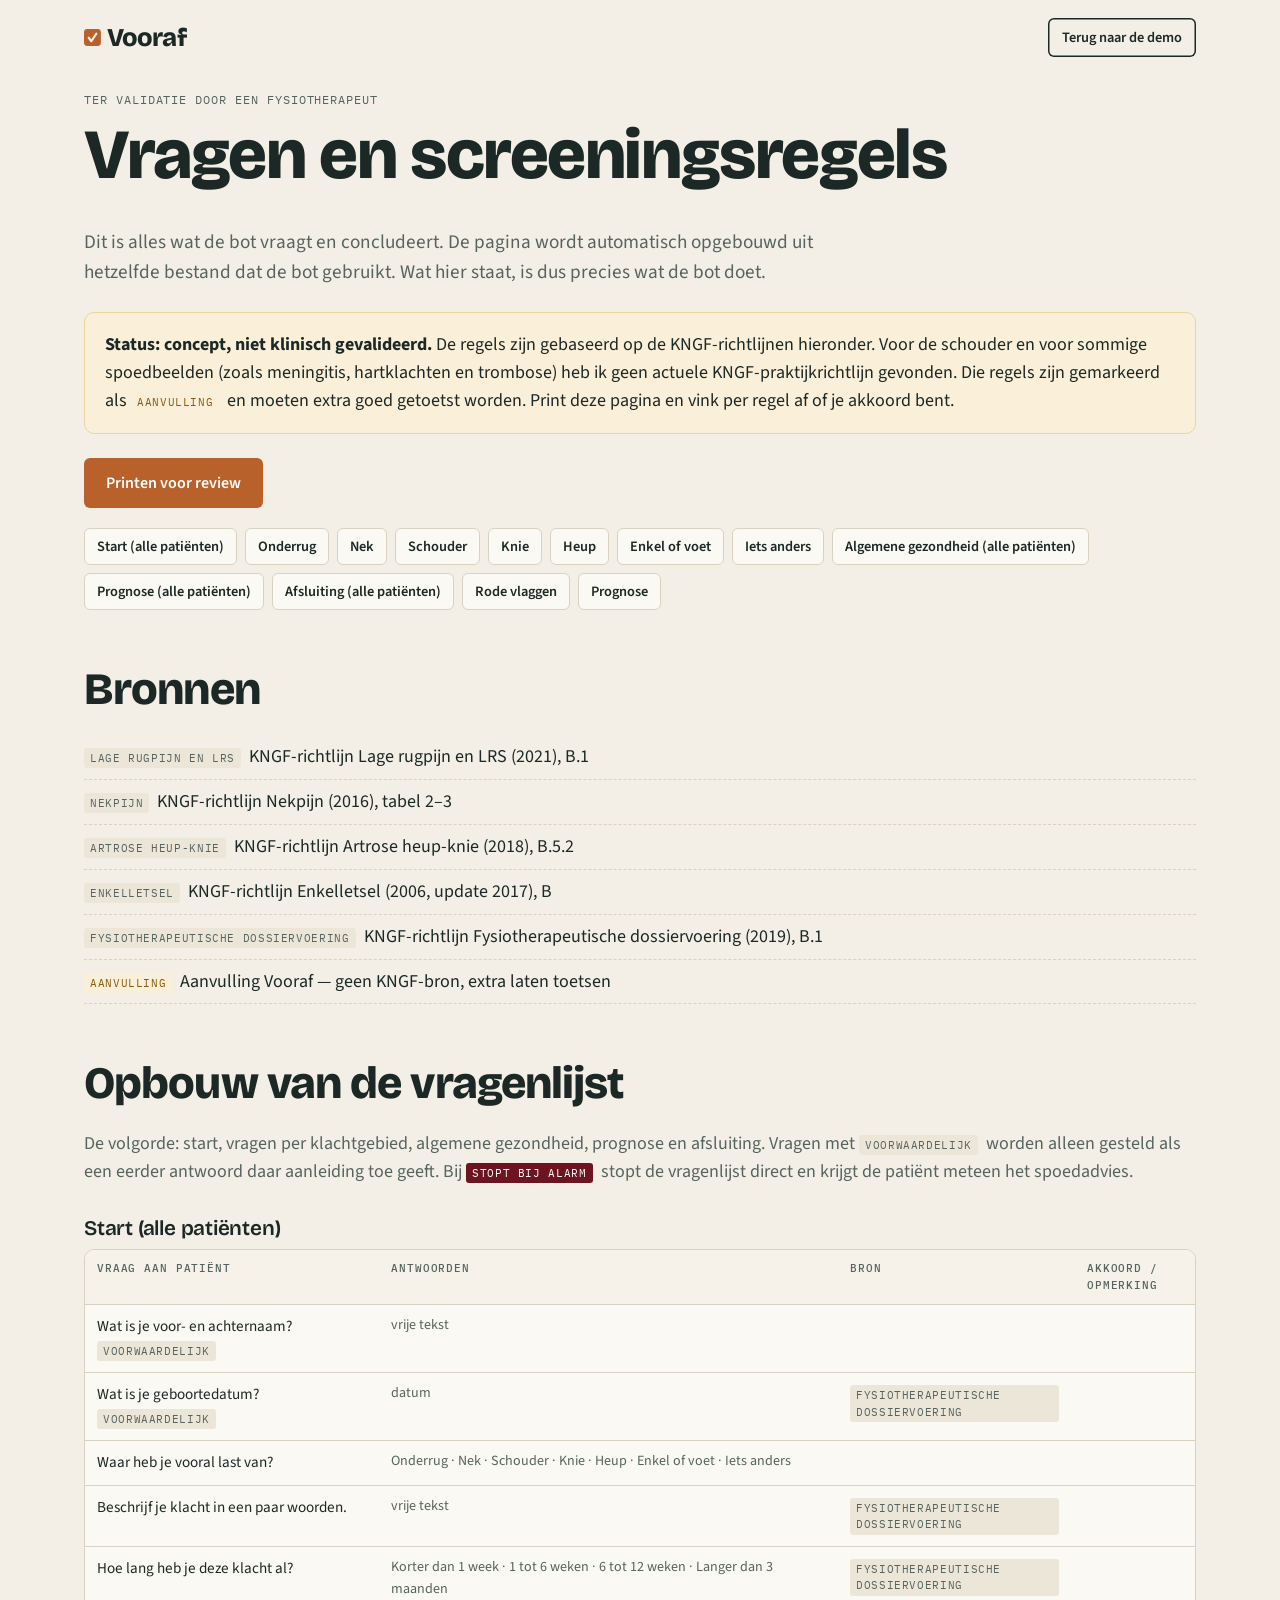
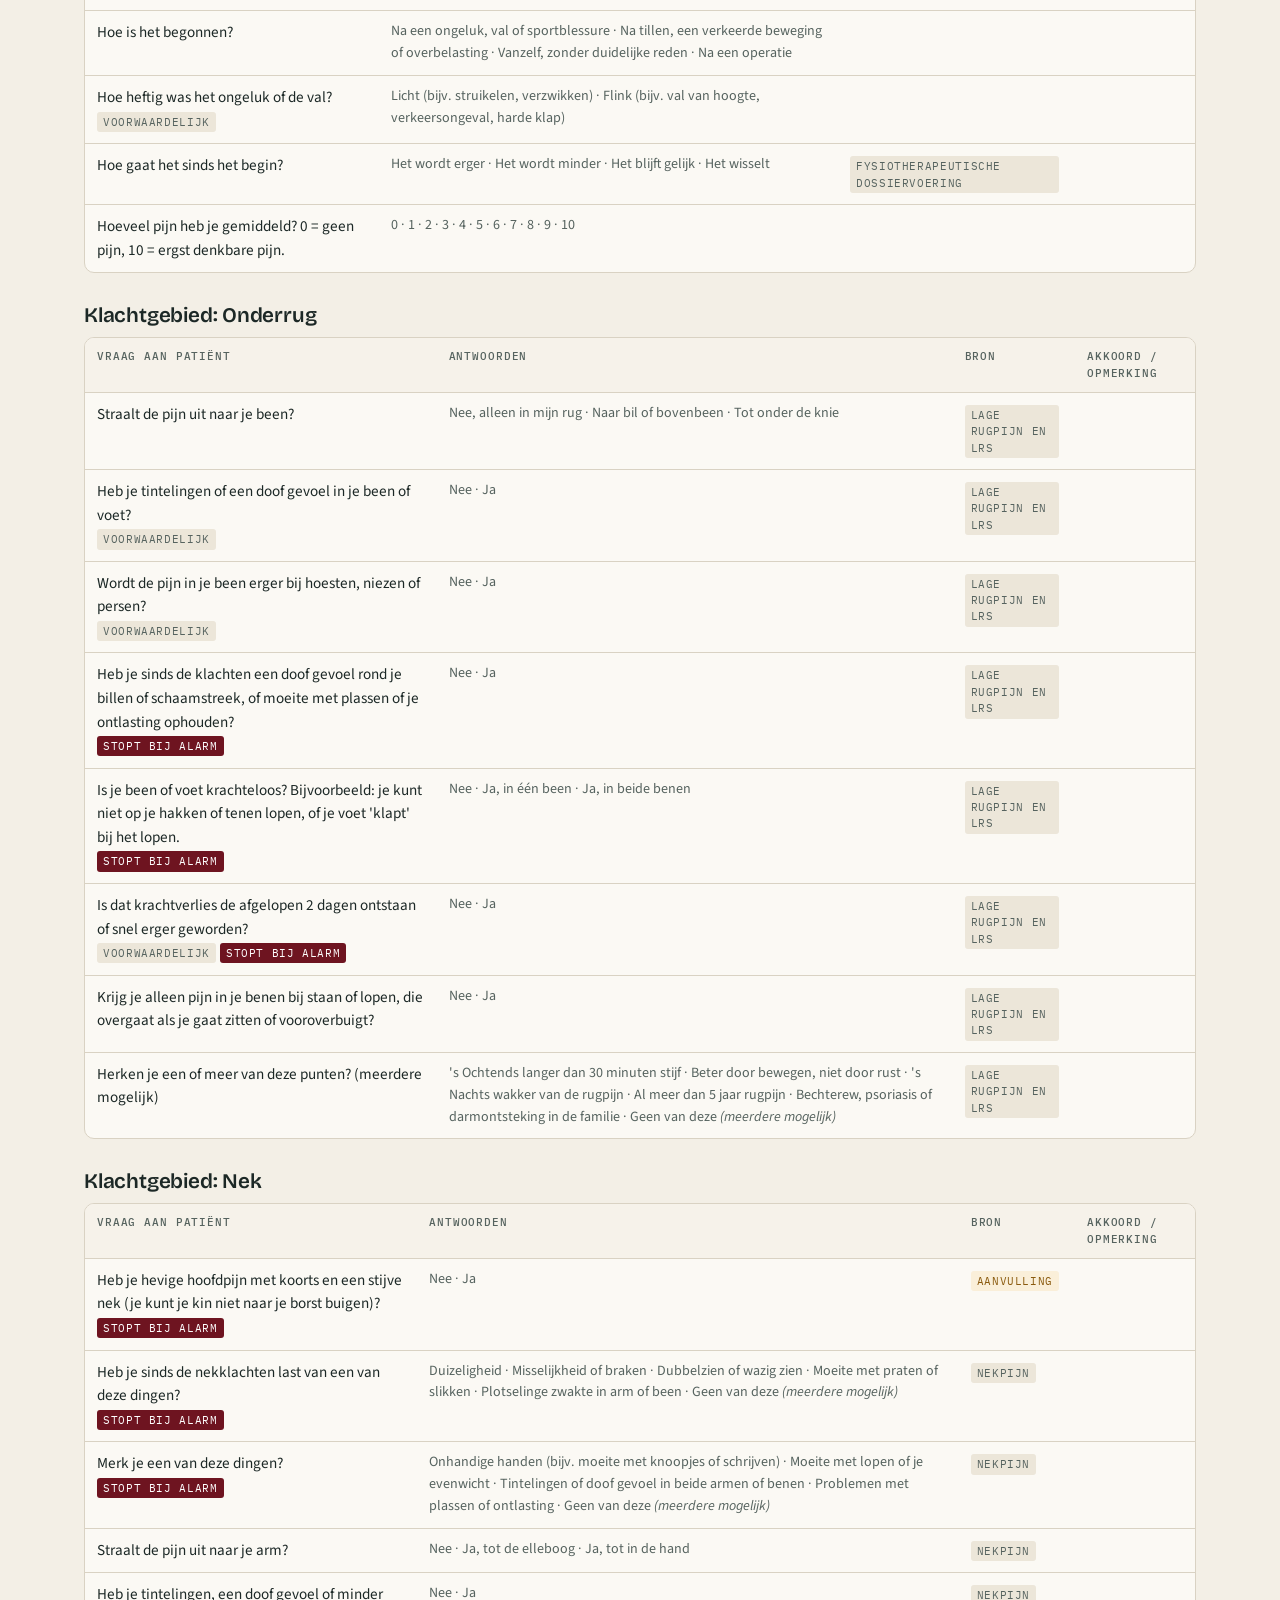
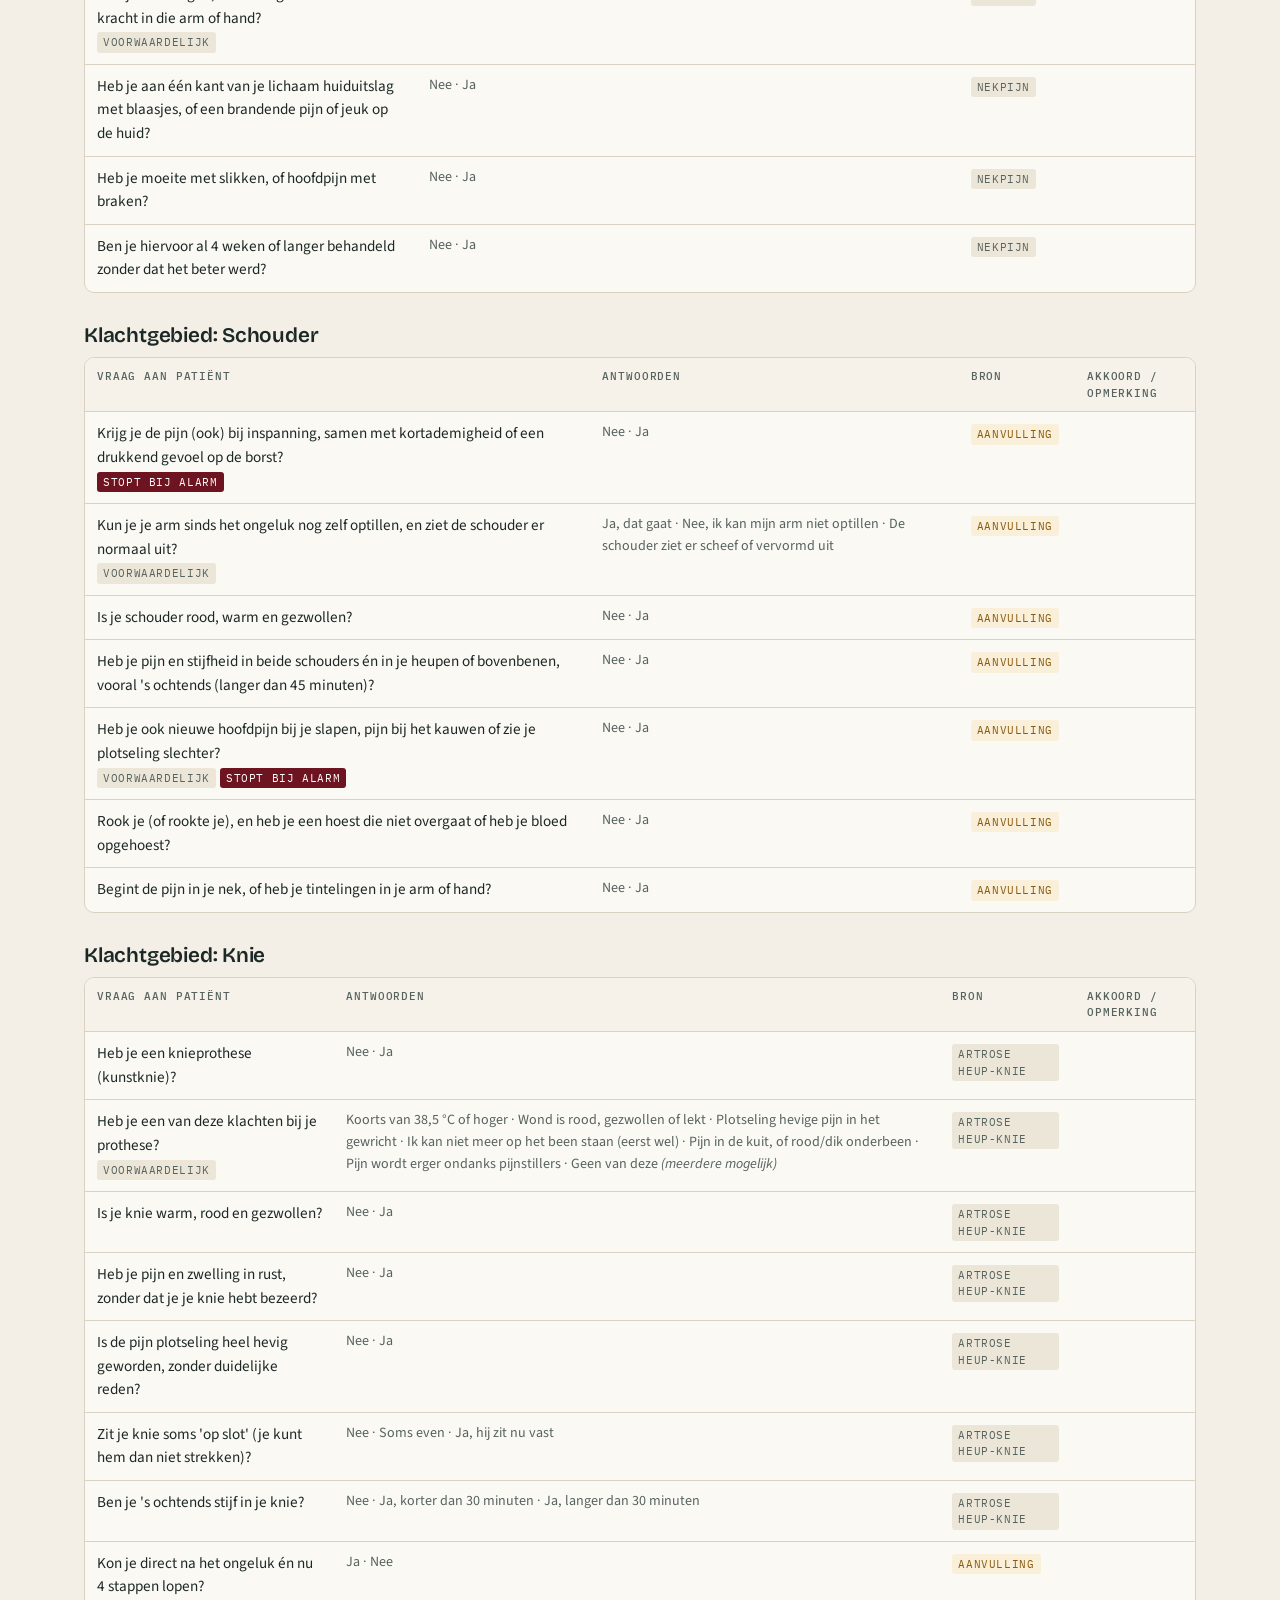
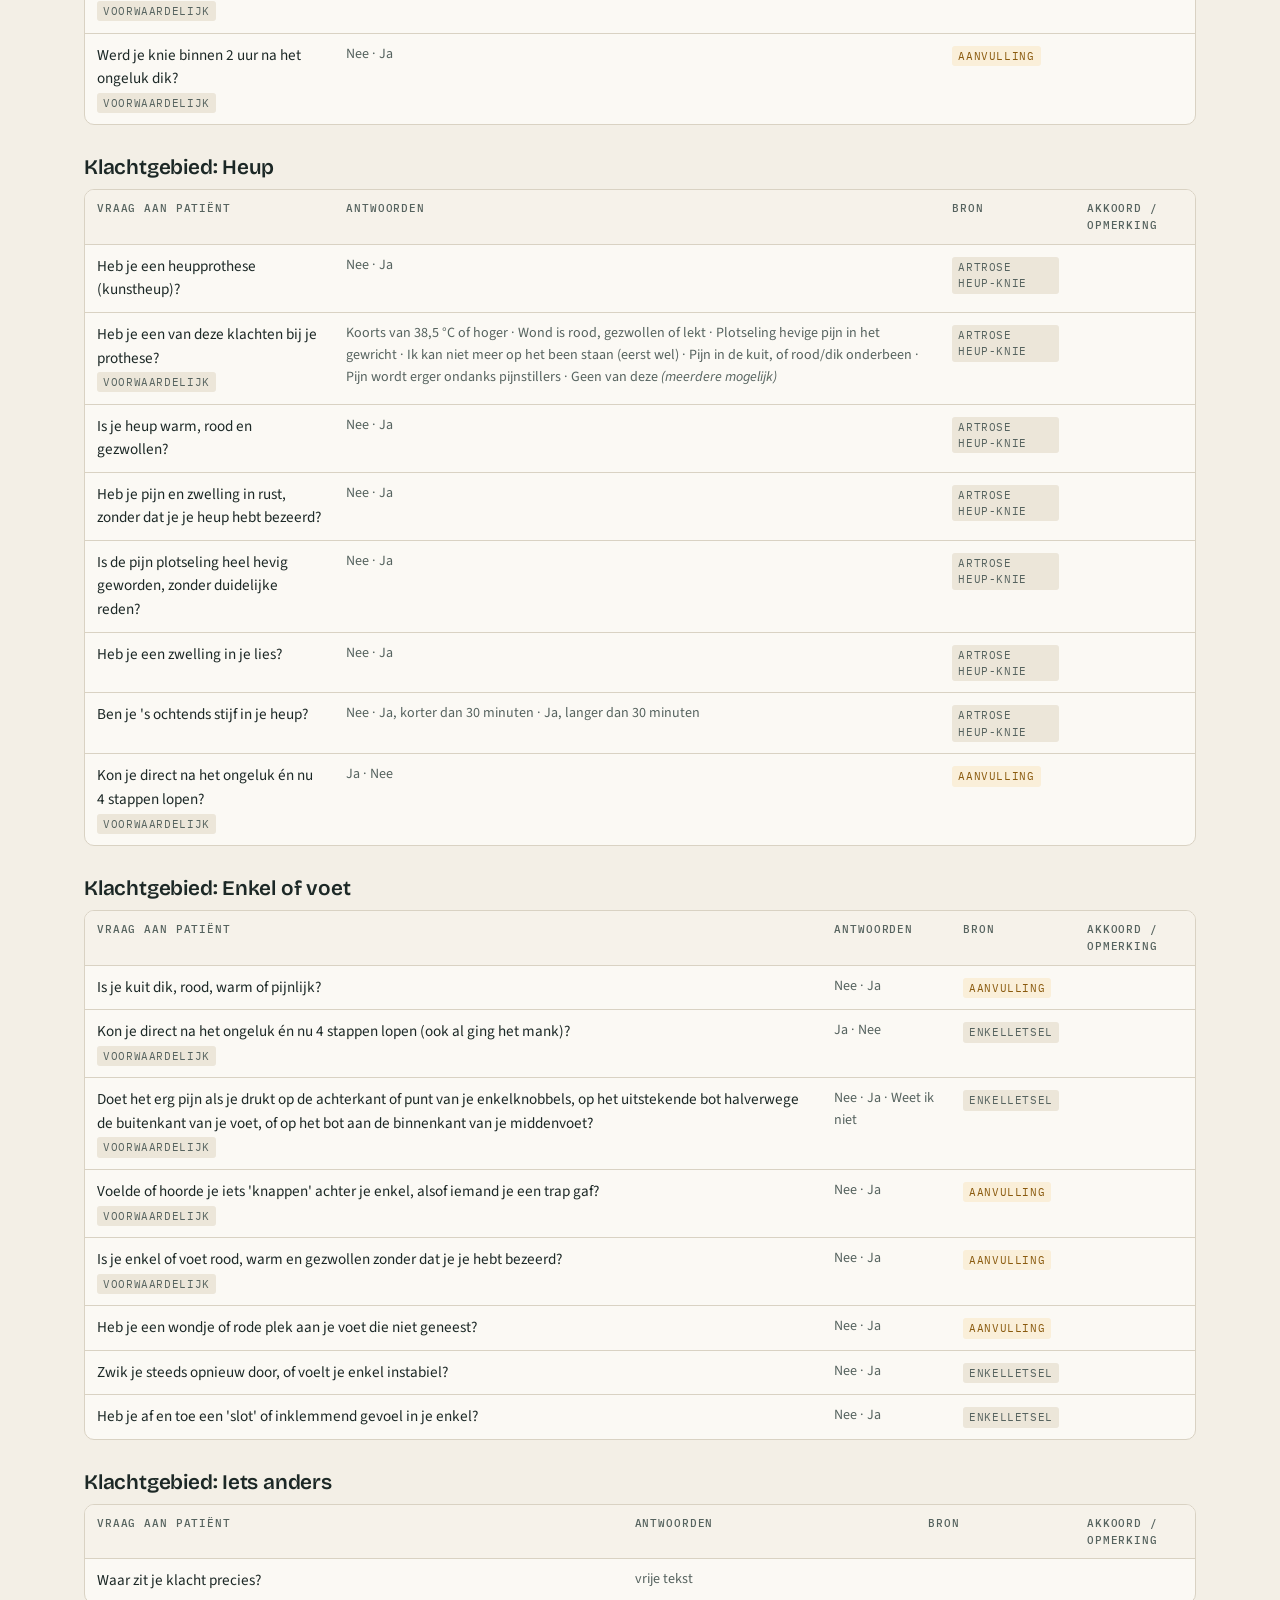
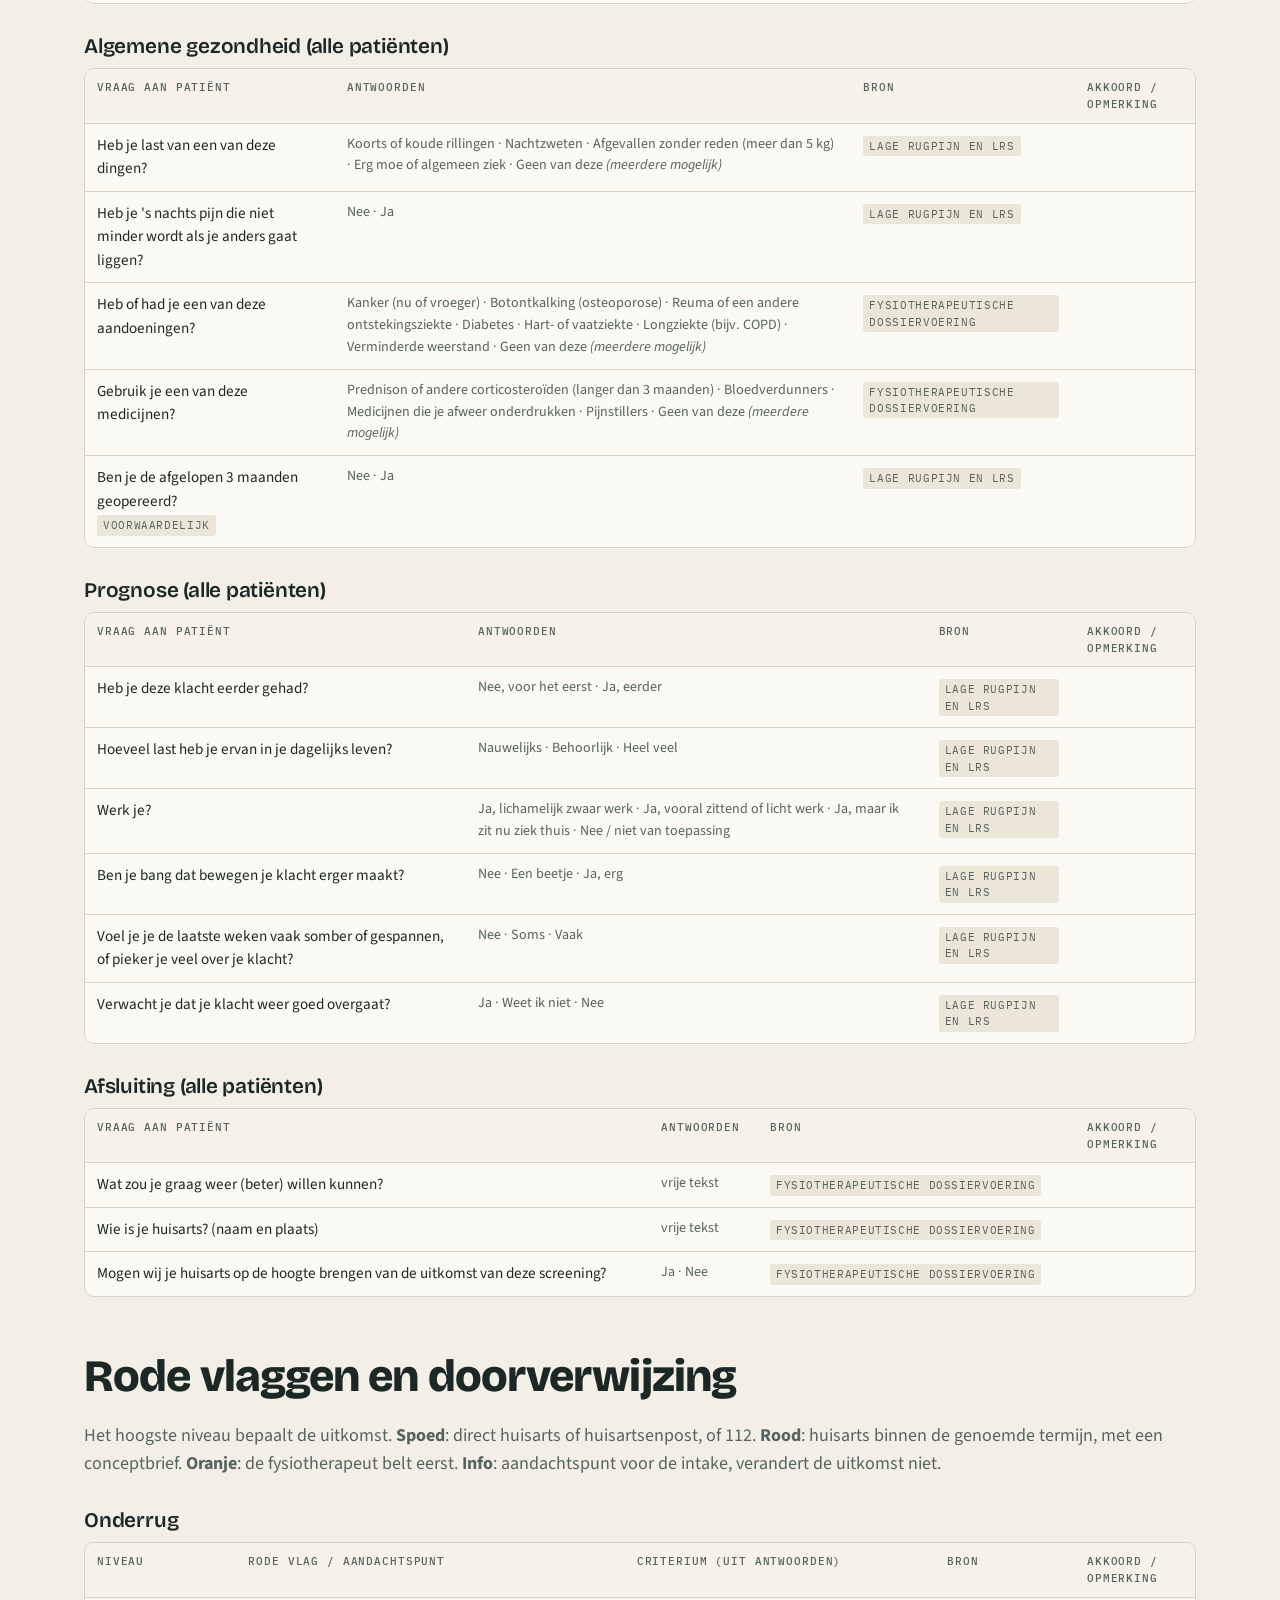
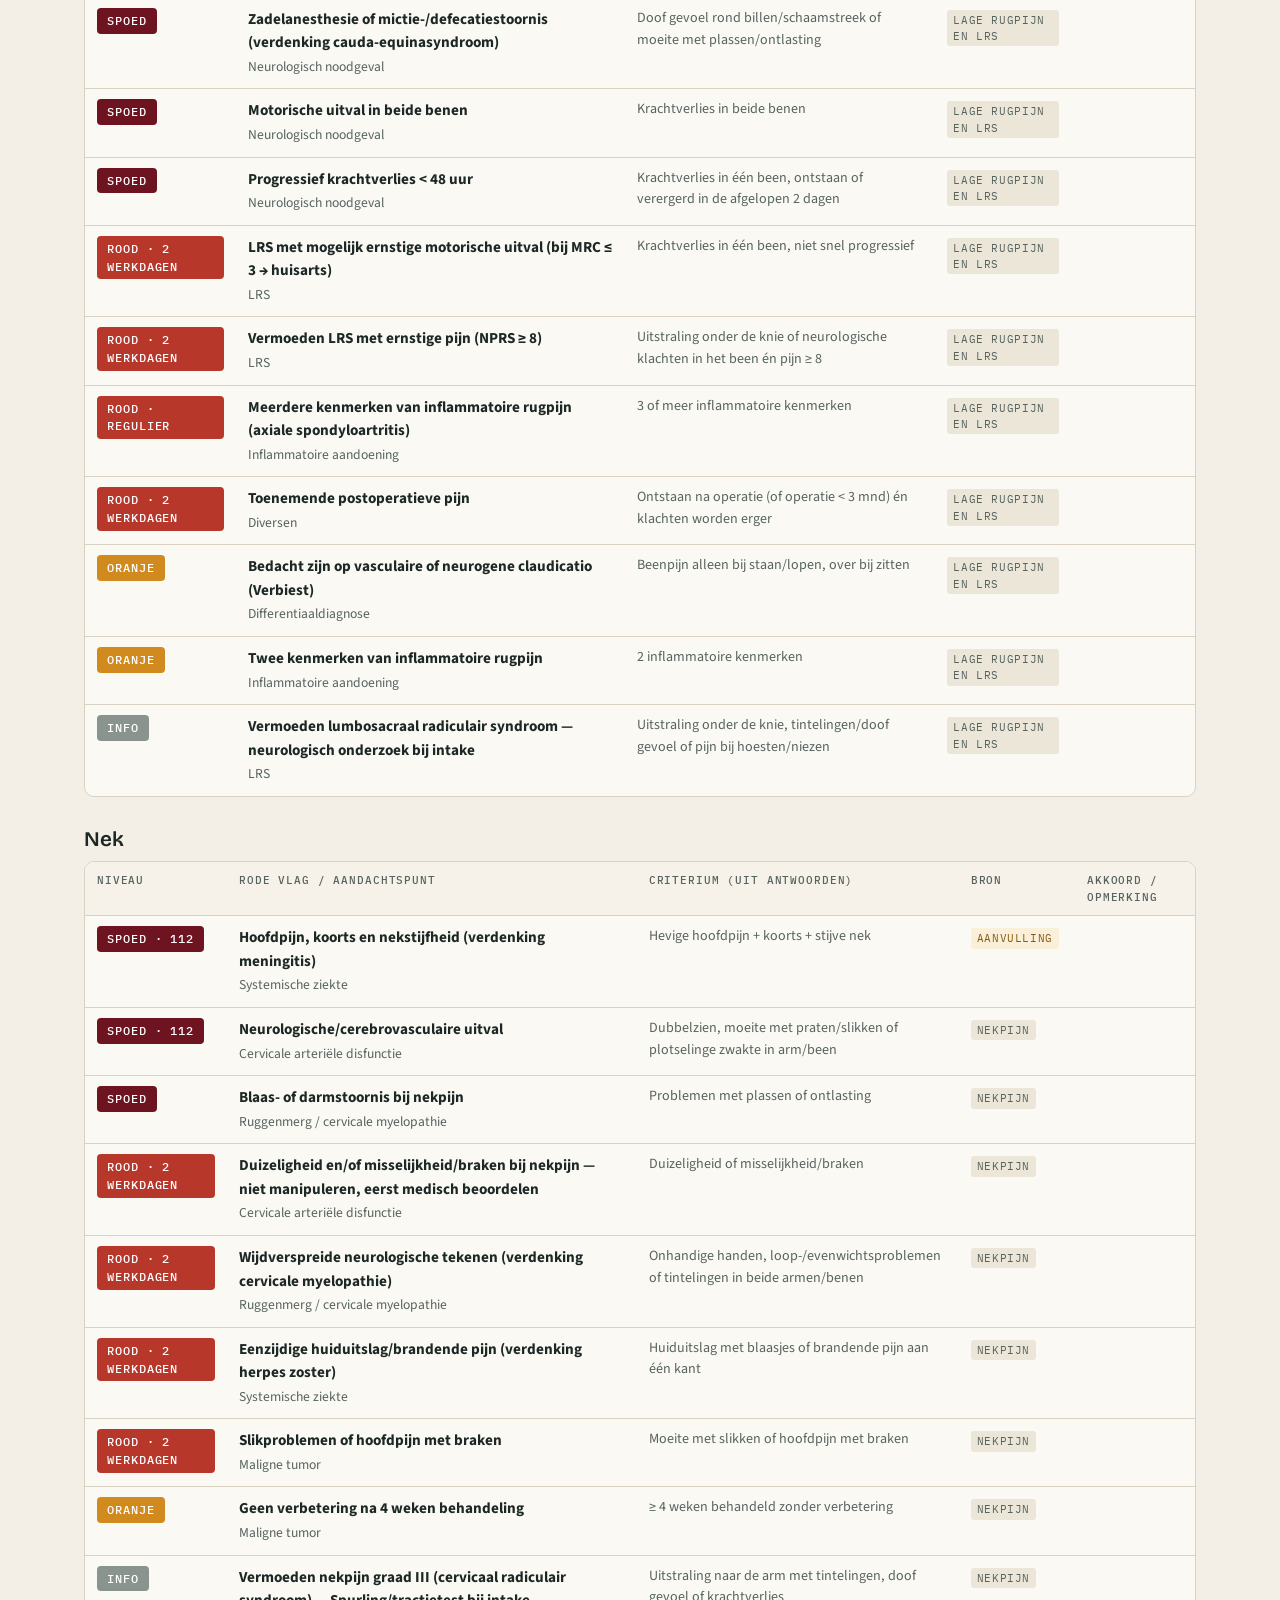
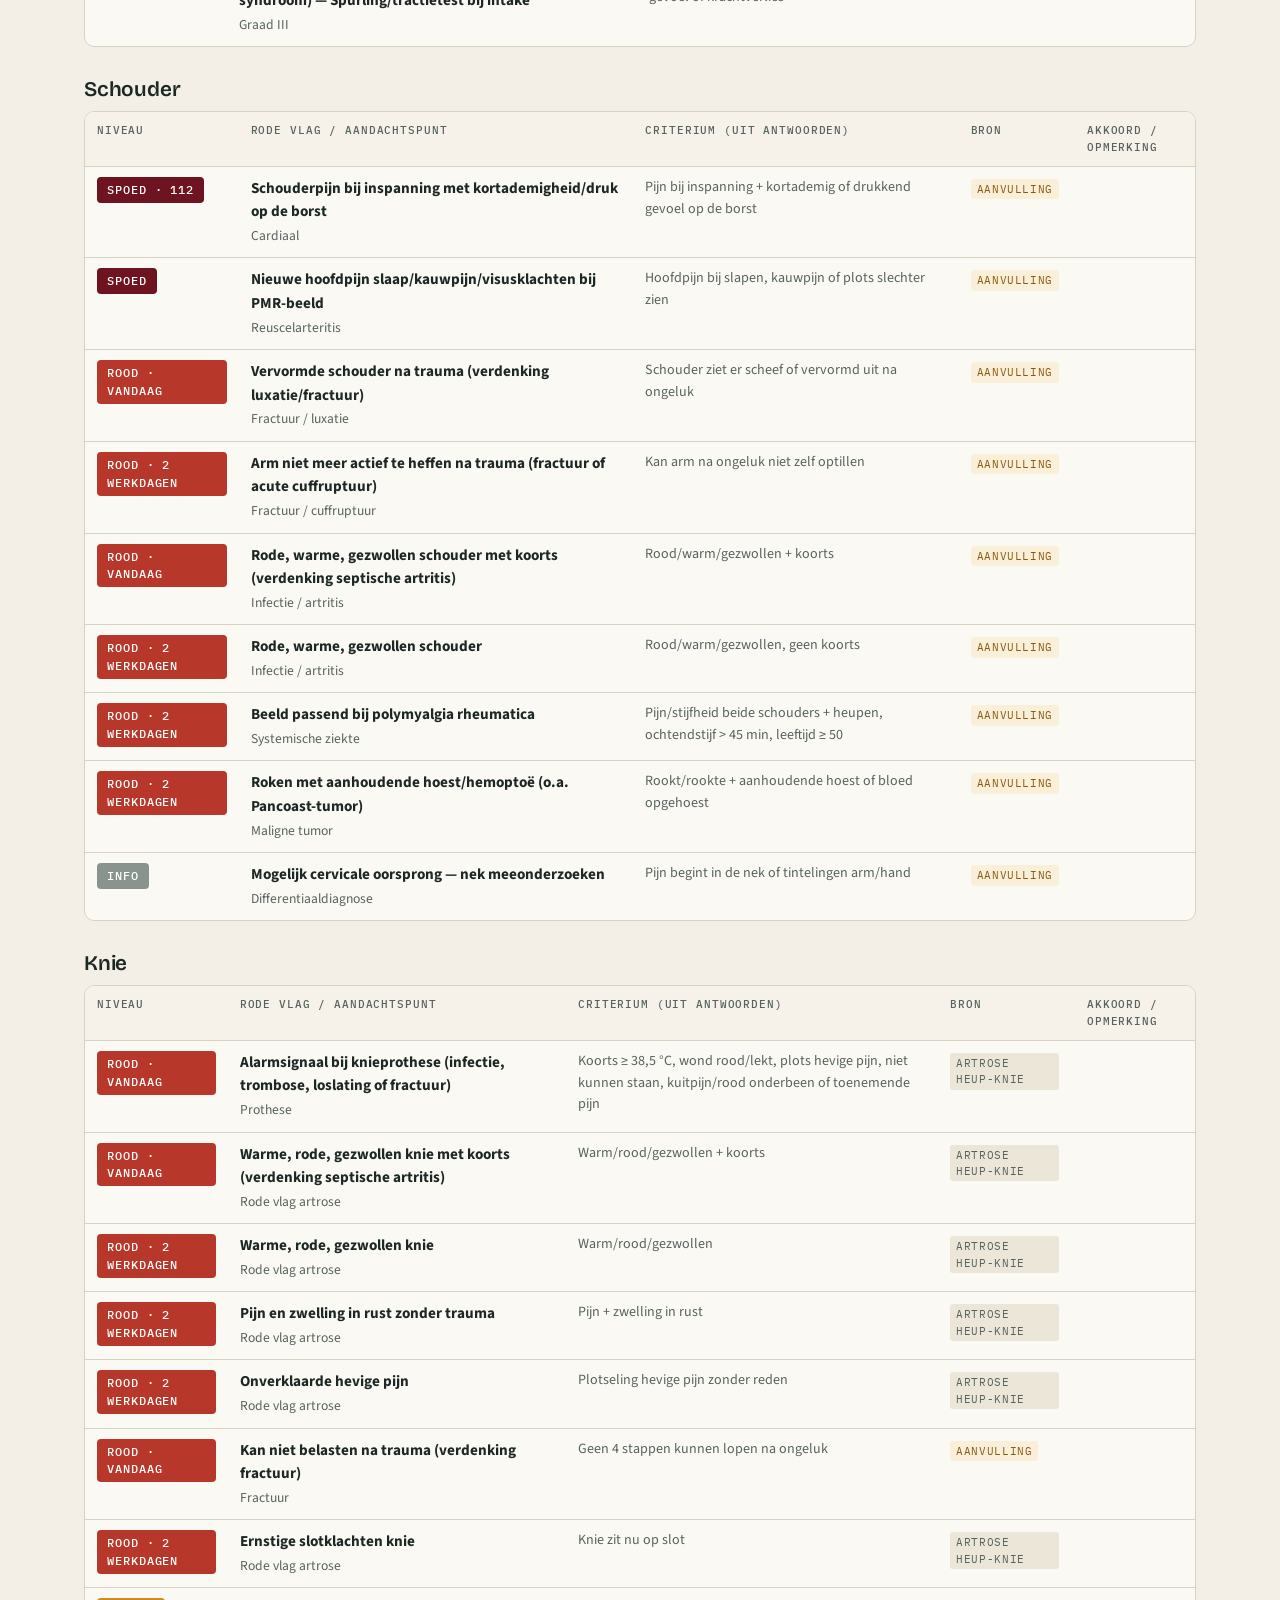
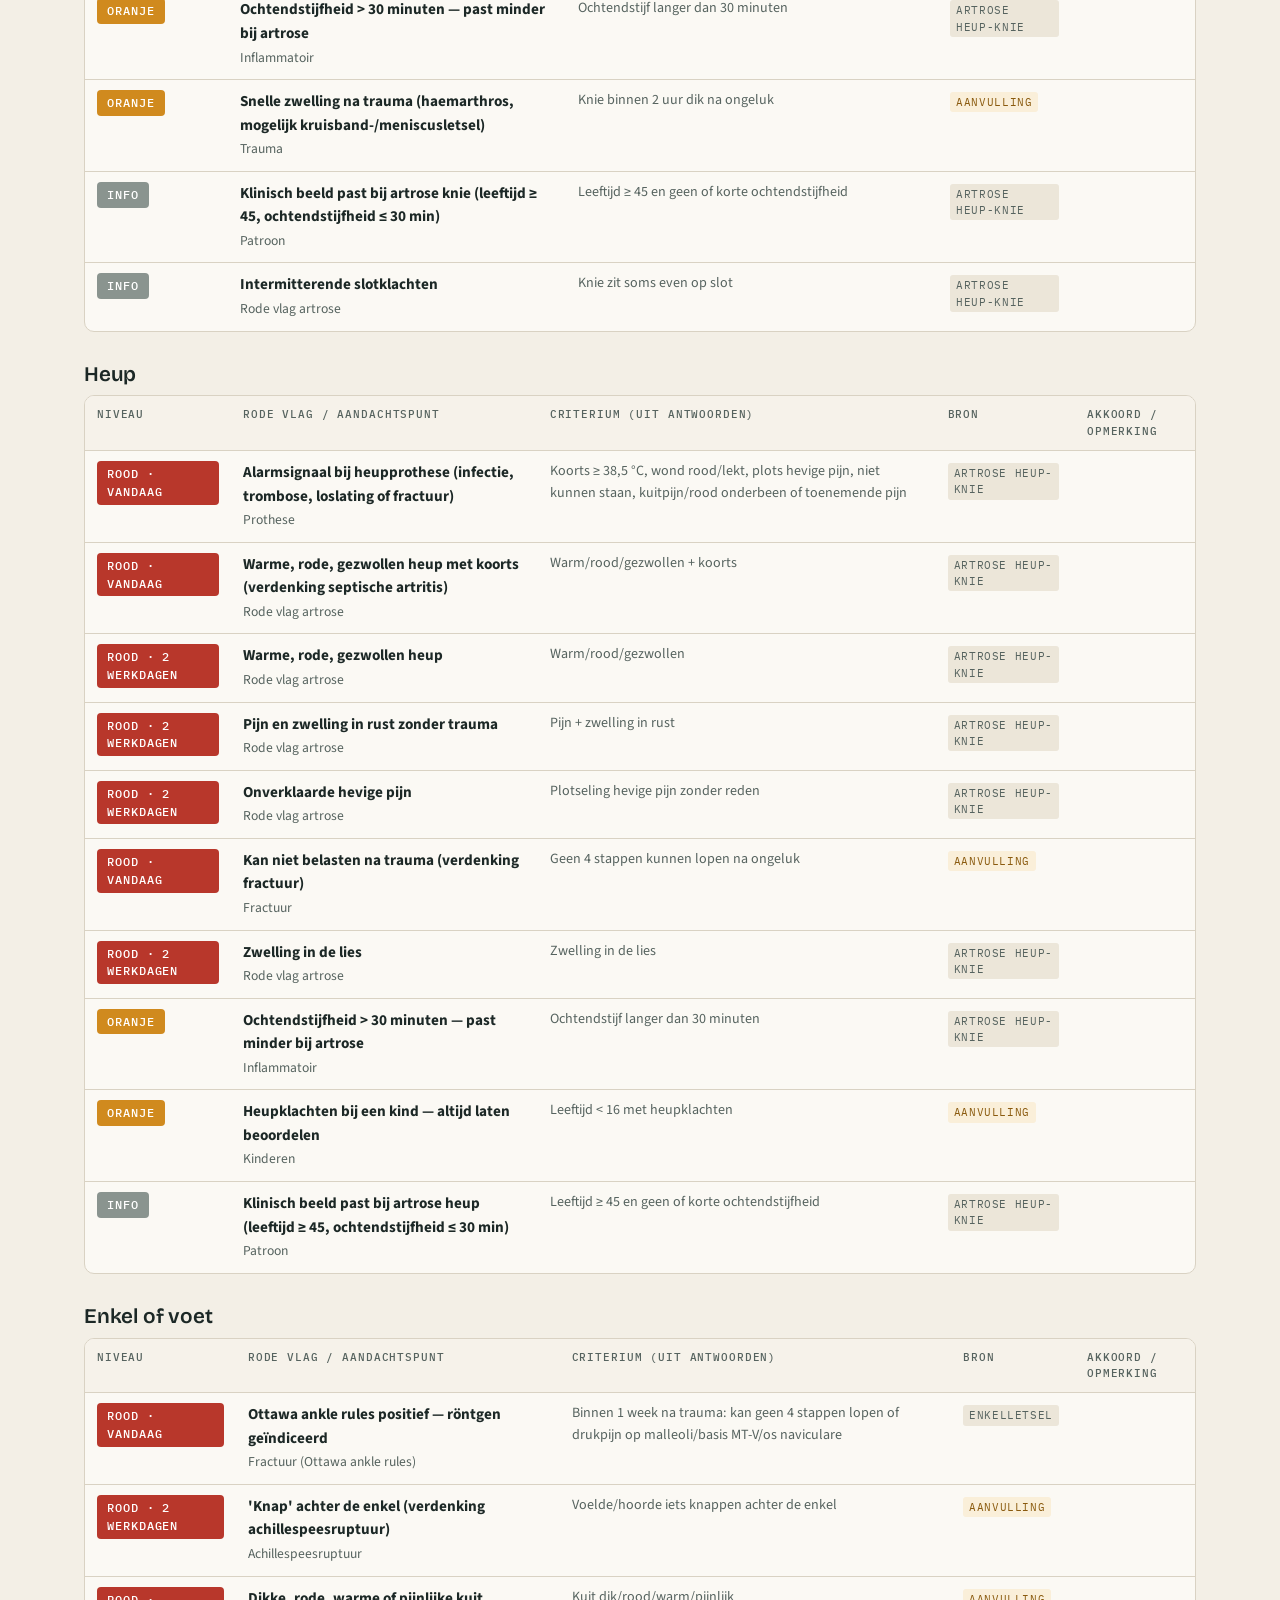
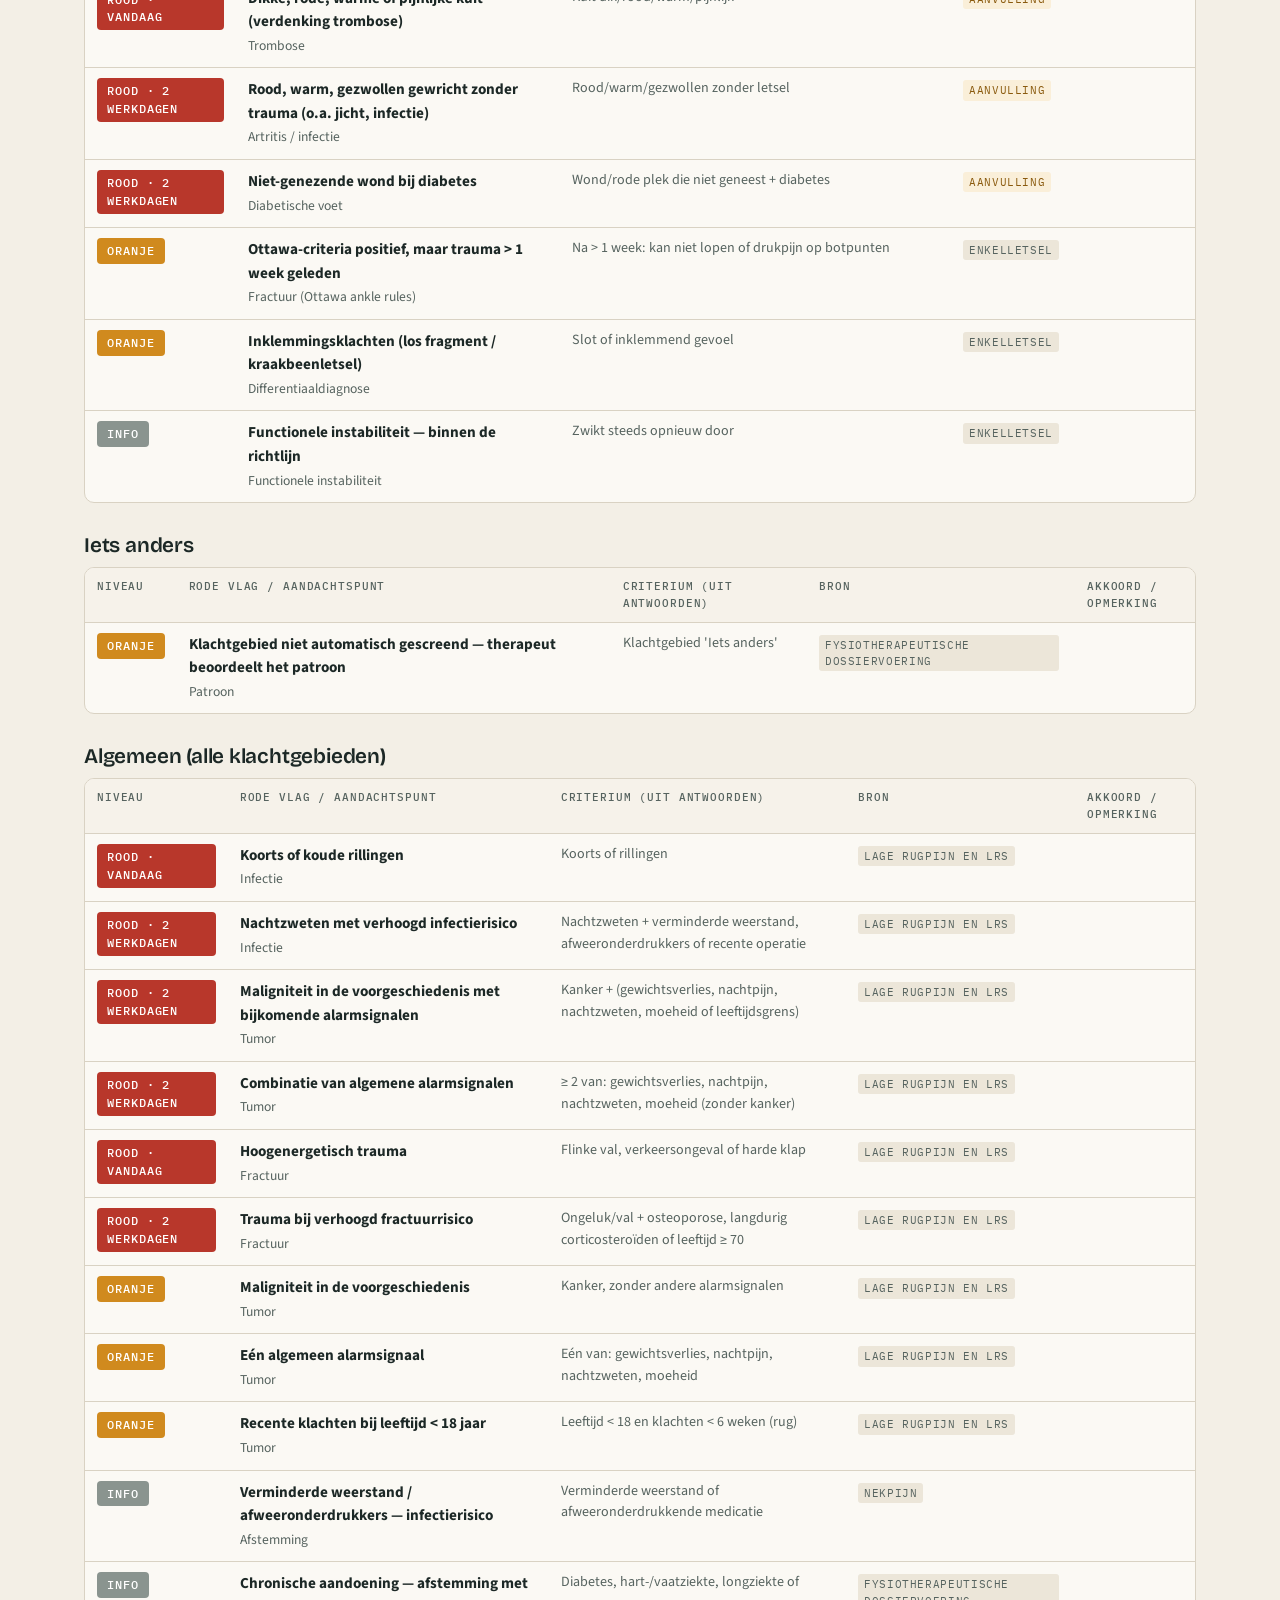
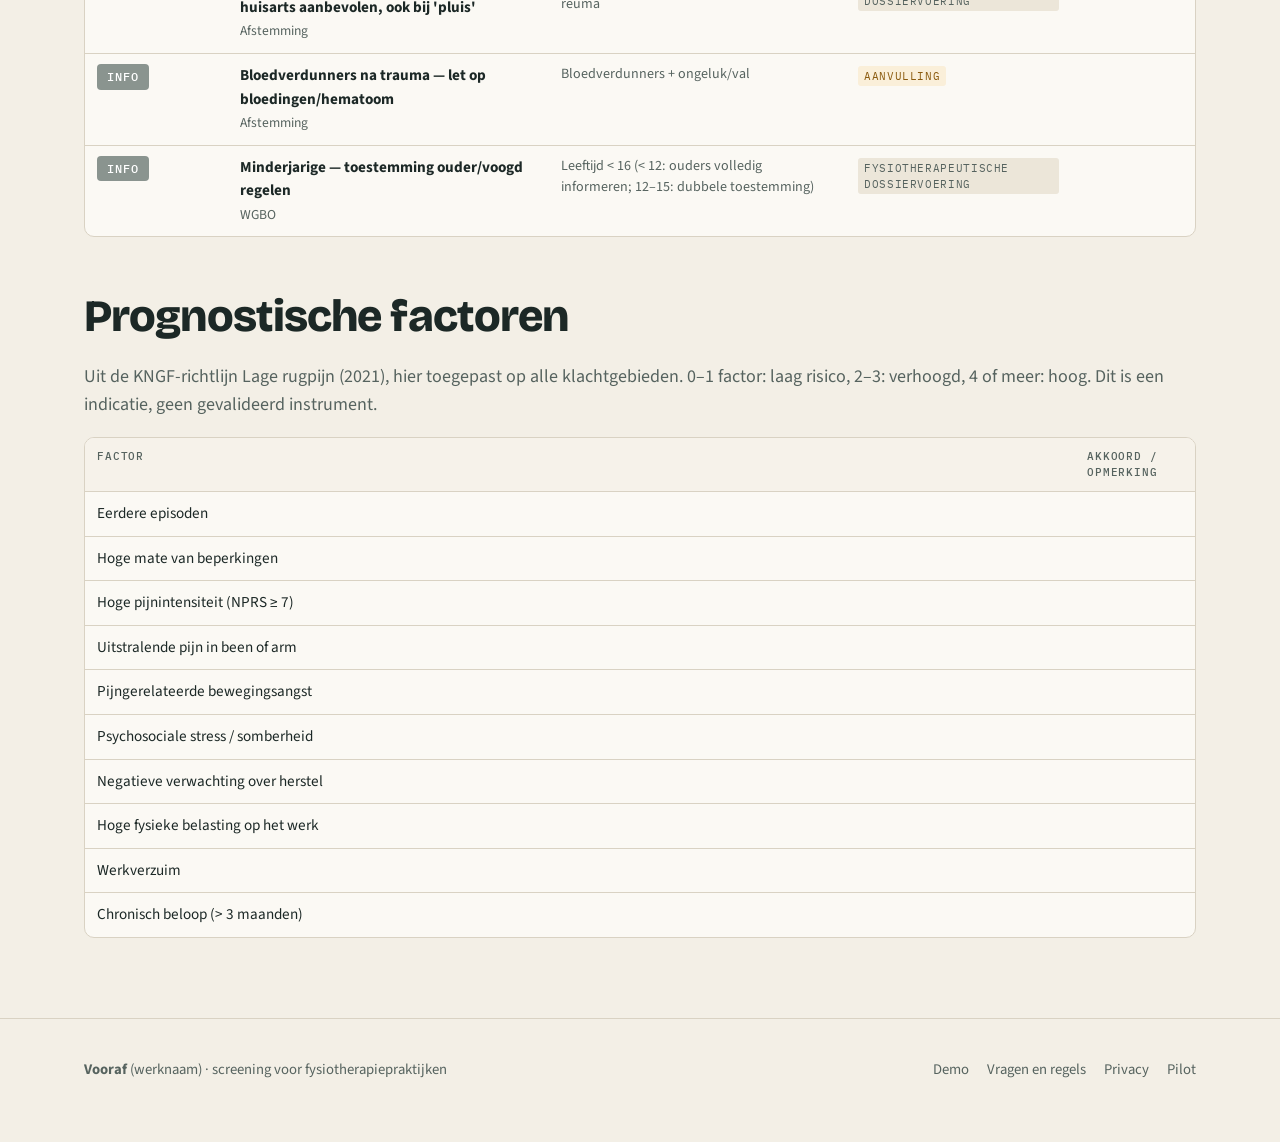
<file: regels.html>
<!doctype html>
<html lang="nl">
<head>
<meta charset="utf-8">
<meta name="viewport" content="width=device-width, initial-scale=1">
<title>Vragen en regels — Vooraf</title>
<meta name="description" content="Alle vragen en screeningsregels van Vooraf per klachtgebied, met de KNGF-bron bij elke rode vlag. Ter validatie door fysiotherapeuten.">
<meta property="og:type" content="website">
<meta property="og:site_name" content="Vooraf">
<meta property="og:title" content="Vragen en screeningsregels van Vooraf">
<meta property="og:description" content="Alle vragen en rode vlaggen per klachtgebied, met KNGF-bronnen.">
<meta property="og:url" content="https://studioannema.github.io/vooraf-demo/regels.html">
<meta property="og:image" content="https://studioannema.github.io/vooraf-demo/og-image.png">
<meta property="og:image:width" content="1200">
<meta property="og:image:height" content="630">
<meta property="og:locale" content="nl_NL">
<meta name="twitter:card" content="summary_large_image">
<meta name="theme-color" content="#F3EFE6">
<link rel="icon" href="favicon.svg" type="image/svg+xml">
<link rel="preconnect" href="https://fonts.googleapis.com">
<link rel="preconnect" href="https://fonts.gstatic.com" crossorigin>
<link href="https://fonts.googleapis.com/css2?family=Bricolage+Grotesque:opsz,wght@12..96,600;12..96,800&family=IBM+Plex+Mono:wght@500&family=Source+Sans+3:wght@400;600&display=swap" rel="stylesheet">
<link rel="stylesheet" href="styles.css">
<style>
  .doc { max-width: 1160px; margin: 0 auto; padding: 16px 24px 80px; }
  .doc h2 { margin-top: 56px; }
  .doc h3 { margin: 32px 0 10px; }
  .tbl-wrap { overflow-x: auto; border: 1px solid var(--line); border-radius: 10px; background: var(--card); }
  table { width: 100%; border-collapse: collapse; font-size: .95rem; }
  th, td { text-align: left; padding: 10px 12px; border-bottom: 1px solid var(--line); vertical-align: top; }
  th { font-family: var(--mono); font-size: .68rem; letter-spacing: .08em; text-transform: uppercase; color: var(--ink-soft); font-weight: 500; background: #F6F2EA; }
  tr:last-child td { border-bottom: 0; }
  td.opts { color: var(--ink-soft); font-size: .88rem; }
  td.check { width: 120px; }
  .tag { display: inline-block; font-family: var(--mono); font-size: .66rem; letter-spacing: .06em; text-transform: uppercase; padding: 2px 6px; border-radius: 3px; background: #ECE6D9; color: var(--ink-soft); margin: 2px 4px 0 0; }
  .tag.stop { background: var(--t-spoed); color: #fff; }
  .tag.aanv { background: #FAEFD9; color: #8A5A0E; }
  .src-list { list-style: none; padding: 0; margin: 0; }
  .src-list li { padding: 8px 0; border-bottom: 1px dashed var(--line); }
  .warnbox { background: #FAEFD9; border: 1px solid #EBD3A3; border-radius: 10px; padding: 18px 20px; margin: 24px 0; }
  .toc { display: flex; flex-wrap: wrap; gap: 8px; margin: 20px 0 0; }
  .toc a { font: 600 .9rem var(--body); text-decoration: none; padding: 7px 12px; border: 1px solid var(--line); border-radius: 6px; background: var(--card); }
  .toc a:hover { border-color: var(--ink); }
  @media print {
    .topbar, .toc, .no-print { display: none; }
    body { background: #fff; font-size: 12px; }
    .tbl-wrap { overflow: visible; }
    h2 { page-break-before: always; }
  }
</style>
</head>
<body>
<header class="topbar">
  <a href="index.html" class="logo" aria-label="Vooraf"><svg class="logo-mark" viewBox="0 0 24 24" aria-hidden="true" focusable="false"><rect width="24" height="24" rx="4.8"/><path d="M6.6 12.4 10.4 17.4 17.6 6.6" stroke-width="3" stroke-linecap="round" stroke-linejoin="round"/></svg><span class="logo-word">Vooraf</span></a>
  <a href="demo.html" class="btn btn-small btn-ghost">Terug naar de demo</a>
</header>

<main class="doc">
  <p class="mono label">Ter validatie door een fysiotherapeut</p>
  <h1>Vragen en screeningsregels</h1>
  <p class="lead">Dit is alles wat de bot vraagt en concludeert. De pagina wordt automatisch opgebouwd uit hetzelfde bestand dat de bot gebruikt. Wat hier staat, is dus precies wat de bot doet.</p>

  <div class="warnbox">
    <strong>Status: concept, niet klinisch gevalideerd.</strong> De regels zijn gebaseerd op de KNGF-richtlijnen hieronder. Voor de schouder en voor sommige spoedbeelden (zoals meningitis, hartklachten en trombose) heb ik geen actuele KNGF-praktijkrichtlijn gevonden. Die regels zijn gemarkeerd als <span class="tag aanv">aanvulling</span> en moeten extra goed getoetst worden. Print deze pagina en vink per regel af of je akkoord bent.
  </div>

  <button class="btn no-print" onclick="window.print()">Printen voor review</button>

  <nav class="toc" id="toc"></nav>

  <h2>Bronnen</h2>
  <ul class="src-list" id="sources"></ul>

  <h2 id="h-flow">Opbouw van de vragenlijst</h2>
  <p class="muted">De volgorde: start, vragen per klachtgebied, algemene gezondheid, prognose en afsluiting. Vragen met <span class="tag">voorwaardelijk</span> worden alleen gesteld als een eerder antwoord daar aanleiding toe geeft. Bij <span class="tag stop">stopt bij alarm</span> stopt de vragenlijst direct en krijgt de patiënt meteen het spoedadvies.</p>
  <div id="questions"></div>

  <h2 id="h-flags">Rode vlaggen en doorverwijzing</h2>
  <p class="muted">Het hoogste niveau bepaalt de uitkomst. <b>Spoed</b>: direct huisarts of huisartsenpost, of 112. <b>Rood</b>: huisarts binnen de genoemde termijn, met een conceptbrief. <b>Oranje</b>: de fysiotherapeut belt eerst. <b>Info</b>: aandachtspunt voor de intake, verandert de uitkomst niet.</p>
  <div id="flags"></div>

  <h2 id="h-prog">Prognostische factoren</h2>
  <p class="muted">Uit de KNGF-richtlijn Lage rugpijn (2021), hier toegepast op alle klachtgebieden. 0–1 factor: laag risico, 2–3: verhoogd, 4 of meer: hoog. Dit is een indicatie, geen gevalideerd instrument.</p>
  <div class="tbl-wrap"><table><thead><tr><th>Factor</th><th>Akkoord / opmerking</th></tr></thead><tbody id="prog"></tbody></table></div>
</main>

<footer>
  <div class="wrap">
    <span><b>Vooraf</b> (werknaam) · screening voor fysiotherapiepraktijken</span>
    <nav class="foot-links" aria-label="Footer"><a href="demo.html">Demo</a><a href="regels.html">Vragen en regels</a><a href="privacy.html">Privacy</a><a href="index.html#pilot">Pilot</a></nav>
  </div>
</footer>

<script src="screening-data.js"></script>
<script>
  const esc = s => String(s ?? "").replace(/[&<>"]/g, c => ({ "&": "&amp;", "<": "&lt;", ">": "&gt;", '"': "&quot;" }[c]));
  const srcTag = k => k ? `<span class="tag ${k === "aanvulling" ? "aanv" : ""}">${esc(k === "aanvulling" ? "aanvulling" : SRC[k].split(" (")[0].replace("KNGF-richtlijn ", ""))}</span>` : "";

  document.getElementById("sources").innerHTML = Object.entries(SRC)
    .map(([k, v]) => `<li>${srcTag(k)} ${esc(v)}</li>`).join("");

  const groups = [
    ["Start (alle patiënten)", Q_START],
    ...Object.entries(Q_REGION).map(([k, qs]) => [`Klachtgebied: ${REGIONS[k]}`, qs, k]),
    ["Algemene gezondheid (alle patiënten)", Q_GENERAL],
    ["Prognose (alle patiënten)", Q_PROGNOSIS],
    ["Afsluiting (alle patiënten)", Q_END],
  ];
  const toc = [];
  document.getElementById("questions").innerHTML = groups.map(([title, qs], gi) => {
    toc.push(`<a href="#g${gi}">${esc(title.replace("Klachtgebied: ", ""))}</a>`);
    return `<h3 id="g${gi}">${esc(title)}</h3><div class="tbl-wrap"><table><thead><tr><th>Vraag aan patiënt</th><th>Antwoorden</th><th>Bron</th><th>Akkoord / opmerking</th></tr></thead><tbody>${
      qs.map(q => `<tr><td>${esc(q.q)}<br>${q.show ? '<span class="tag">voorwaardelijk</span>' : ""}${q.stop ? '<span class="tag stop">stopt bij alarm</span>' : ""}</td>
        <td class="opts">${q.options ? q.options.map(esc).join(" · ") + (q.type === "multi" ? " <i>(meerdere mogelijk)</i>" : "") : q.type === "date" ? "datum" : "vrije tekst"}</td>
        <td>${srcTag(q.src)}</td><td class="check"></td></tr>`).join("")
    }</tbody></table></div>`;
  }).join("");
  toc.push('<a href="#h-flags">Rode vlaggen</a>', '<a href="#h-prog">Prognose</a>');
  document.getElementById("toc").innerHTML = toc.join("");

  const regionsOrder = ["rug", "nek", "schouder", "knie", "heup", "enkel", "anders", "alle"];
  document.getElementById("flags").innerHTML = regionsOrder.map(rk => {
    const fs = FLAGS.filter(f => f.region === rk).sort((x, y) => LEVEL_RANK[y.level] - LEVEL_RANK[x.level]);
    if (!fs.length) return "";
    return `<h3>${rk === "alle" ? "Algemeen (alle klachtgebieden)" : esc(REGIONS[rk])}</h3><div class="tbl-wrap"><table><thead><tr><th>Niveau</th><th>Rode vlag / aandachtspunt</th><th>Criterium (uit antwoorden)</th><th>Bron</th><th>Akkoord / opmerking</th></tr></thead><tbody>${
      fs.map(f => `<tr><td><span class="status ${f.level === "info" ? "" : f.level}" style="${f.level === "info" ? "background:#8A948F" : ""}">${f.level}${f.termijn ? " · " + f.termijn : ""}${f.call112 ? " · 112" : ""}</span></td>
        <td><b>${esc(f.label)}</b><br><span class="muted" style="font-size:.85rem">${esc(f.cluster)}</span></td>
        <td class="opts">${esc(f.crit)}</td><td>${srcTag(f.src)}</td><td class="check"></td></tr>`).join("")
    }</tbody></table></div>`;
  }).join("");

  document.getElementById("prog").innerHTML = PROGNOSTIC.map(p => `<tr><td>${esc(p.label)}</td><td class="check"></td></tr>`).join("");
</script>
</body>
</html>
</file>
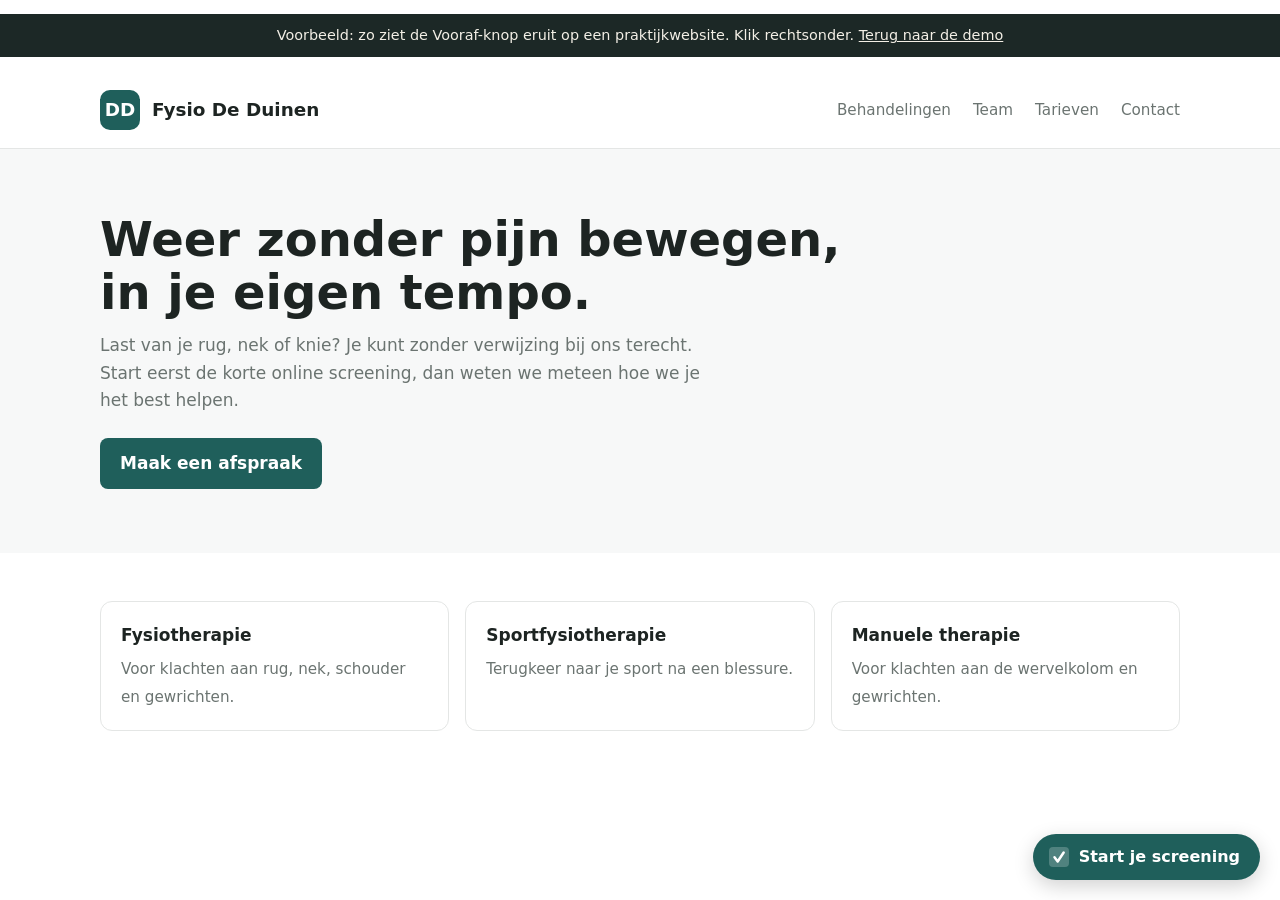
<file: voorbeeld-website.html>
<!doctype html>
<html lang="nl">
<head>
<meta charset="utf-8">
<meta name="viewport" content="width=device-width, initial-scale=1">
<title>Voorbeeldsite — Vooraf</title>
<meta name="robots" content="noindex">
<link rel="icon" href="favicon.svg" type="image/svg+xml">
<style>
  /* Een neutrale, verzonnen praktijkwebsite om de Vooraf-knop op te tonen. */
  :root { --brand: #1F5F5B; --ink: #1d2422; --soft: #6b7471; --line: #e4e6e5; --bg: #f7f8f8; }
  * { box-sizing: border-box; }
  body { margin: 0; font: 400 17px/1.6 system-ui, -apple-system, "Segoe UI", sans-serif; color: var(--ink); background: #fff; }
  .notice { background: #1C2826; color: #F3EFE6; font-size: .9rem; padding: 10px 16px; text-align: center; }
  .notice a { color: #F3EFE6; }
  header { display: flex; align-items: center; justify-content: space-between; gap: 16px; padding: 18px max(16px, calc((100% - 1080px) / 2)); border-bottom: 1px solid var(--line); }
  .brand { display: flex; align-items: center; gap: 12px; font-weight: 700; font-size: 1.15rem; }
  .brand-mark { width: 40px; height: 40px; border-radius: 10px; background: var(--brand); color: #fff; display: grid; place-items: center; font-weight: 800; overflow: hidden; flex: none; }
  .brand-mark img { width: 100%; height: 100%; object-fit: contain; background: #fff; padding: 4px; }
  nav { display: flex; gap: 22px; color: var(--soft); font-size: .95rem; }
  .hero { padding: 64px max(16px, calc((100% - 1080px) / 2)); background: var(--bg); }
  .hero h1 { font-size: clamp(2rem, 5vw, 3rem); line-height: 1.1; margin: 0 0 14px; max-width: 16em; }
  .hero p { color: var(--soft); max-width: 36em; margin: 0 0 24px; }
  .cta { display: inline-block; background: var(--brand); color: #fff; padding: 12px 20px; border-radius: 8px; font-weight: 600; }
  .cards { display: grid; grid-template-columns: repeat(auto-fit, minmax(220px, 1fr)); gap: 16px; padding: 48px max(16px, calc((100% - 1080px) / 2)) 120px; }
  .card { border: 1px solid var(--line); border-radius: 12px; padding: 20px; }
  .card b { display: block; margin-bottom: 6px; }
  .card span { color: var(--soft); font-size: .95rem; }
  @media (max-width: 700px) { nav { display: none; } }
</style>
</head>
<body>
<p class="notice">Voorbeeld: zo ziet de Vooraf-knop eruit op een praktijkwebsite. Klik rechtsonder. <a href="demo.html">Terug naar de demo</a></p>
<header>
  <div class="brand"><div class="brand-mark" id="mark">FP</div><span id="name">Fysiotherapiepraktijk</span></div>
  <nav aria-label="Voorbeeldmenu"><span>Behandelingen</span><span>Team</span><span>Tarieven</span><span>Contact</span></nav>
</header>
<main>
  <section class="hero">
    <h1>Weer zonder pijn bewegen, in je eigen tempo.</h1>
    <p>Last van je rug, nek of knie? Je kunt zonder verwijzing bij ons terecht. Start eerst de korte online screening, dan weten we meteen hoe we je het best helpen.</p>
    <span class="cta">Maak een afspraak</span>
  </section>
  <section class="cards" aria-label="Voorbeeldinhoud">
    <div class="card"><b>Fysiotherapie</b><span>Voor klachten aan rug, nek, schouder en gewrichten.</span></div>
    <div class="card"><b>Sportfysiotherapie</b><span>Terugkeer naar je sport na een blessure.</span></div>
    <div class="card"><b>Manuele therapie</b><span>Voor klachten aan de wervelkolom en gewrichten.</span></div>
  </section>
</main>
<script src="huisstijl.js"></script>
<script>
  // Naam, kleur en logo van de praktijk uit de link halen, en de widget laden zoals een praktijk dat zou doen.
  const q = new URLSearchParams(location.search);
  const naam = (q.get("praktijk") || "Fysio De Duinen").slice(0, 40);
  const kleur = /^[0-9a-f]{6}$/i.test(q.get("kleur") || "") ? "#" + q.get("kleur") : "#1F5F5B";
  const site = Huisstijl.host(q.get("site") || "");
  document.title = naam + " — voorbeeldsite";
  document.documentElement.style.setProperty("--brand", kleur);
  document.getElementById("name").textContent = naam;
  document.getElementById("mark").textContent = Huisstijl.initials(naam);
  if (site) Huisstijl.logoFromSite(site).then(img => {
    const el = document.getElementById("mark"); el.textContent = "";
    const i = new Image(); i.src = Huisstijl.toDataUrl(img); i.alt = ""; el.appendChild(i);
  }).catch(() => {});
  const w = document.createElement("script");
  w.src = "widget.js"; w.async = true;
  w.setAttribute("data-praktijk", naam);
  if (site) w.setAttribute("data-site", site);
  w.setAttribute("data-kleur", kleur.slice(1));
  document.body.appendChild(w);
</script>
</body>
</html>
</file>
<file: styles.css>
:root {
  --paper: #F3EFE6;
  --card: #FBF9F4;
  --ink: #1C2826;
  --ink-soft: #56635F;
  --line: #D9D2C3;
  --accent: #B8612A;
  --accent-dark: #974D1F;
  --t-groen: #3F7D4E;
  --t-oranje: #D08A1E;
  --t-rood: #B8372B;
  --t-spoed: #6E1420;
  --display: "Bricolage Grotesque", Georgia, serif;
  --body: "Source Sans 3", system-ui, sans-serif;
  --mono: "IBM Plex Mono", ui-monospace, monospace;
}

* { box-sizing: border-box; }
html { scroll-behavior: smooth; }
body {
  margin: 0;
  background: var(--paper);
  color: var(--ink);
  font: 400 18px/1.55 var(--body);
  -webkit-font-smoothing: antialiased;
}
h1, h2, h3 { font-family: var(--display); font-weight: 800; line-height: 1.05; letter-spacing: -0.02em; margin: 0 0 .5em; }
h1 { font-size: clamp(2.3rem, 5.5vw, 4.4rem); }
h2 { font-size: clamp(1.8rem, 3.6vw, 2.8rem); }
h3 { font-size: 1.3rem; font-weight: 600; letter-spacing: -0.01em; }
p { margin: 0 0 1em; }
a { color: inherit; }
.mono { font-family: var(--mono); font-size: .74rem; letter-spacing: .08em; text-transform: uppercase; }
.label { color: var(--ink-soft); margin-bottom: 10px; }
.muted { color: var(--ink-soft); }
.lead { font-size: 1.2rem; color: var(--ink-soft); max-width: 38em; }

.wrap { max-width: 1160px; margin: 0 auto; padding: 0 24px; }

/* Topbar */
.topbar {
  display: flex; align-items: center; justify-content: space-between; gap: 16px;
  padding: 18px 24px; max-width: 1160px; margin: 0 auto;
}
.topbar nav { display: flex; gap: 26px; }
.topbar nav a { text-decoration: none; color: var(--ink-soft); font-weight: 600; font-size: .95rem; }
.topbar nav a:hover { color: var(--ink); }
/* Logo: vinkvakje (= de V) vóór het woordmerk. Vakje = hoogte hoofdletter V (0,66em), op de basislijn. */
.logo { font-family: var(--display); font-weight: 800; font-size: 1.6rem; line-height: 1; text-decoration: none; letter-spacing: -0.03em; color: inherit; white-space: nowrap; }
.logo-mark { display: inline-block; width: .66em; height: .66em; margin-right: .22em; vertical-align: baseline; overflow: visible; }
.logo-word { color: currentColor; }
.logo-mark rect { fill: var(--accent); }
.logo-mark path { fill: none; stroke: var(--paper); }

/* Buttons */
.btn {
  display: inline-block; background: var(--accent); color: #fff; text-decoration: none;
  font-weight: 600; padding: 14px 22px; border-radius: 6px; border: 0; cursor: pointer;
  font: 600 1rem var(--body); transition: background .15s;
}
.btn:hover { background: var(--accent-dark); }
.btn-ghost { background: transparent; color: var(--ink); box-shadow: inset 0 0 0 1.5px var(--ink); }
.btn-ghost:hover { background: var(--ink); color: var(--paper); }
.btn-small { padding: 9px 14px; font-size: .9rem; }

/* Triage scale — signature */
.scale { display: grid; grid-template-columns: repeat(4, 1fr); border: 1px solid var(--line); border-radius: 8px; overflow: hidden; background: var(--card); }
.scale > div { padding: 14px 16px; border-left: 1px solid var(--line); position: relative; }
.scale > div:first-child { border-left: 0; }
.scale > div::before { content: ""; position: absolute; left: 0; right: 0; top: 0; height: 6px; }
.scale .s-groen::before { background: var(--t-groen); }
.scale .s-oranje::before { background: var(--t-oranje); }
.scale .s-rood::before { background: var(--t-rood); }
.scale .s-spoed::before { background: var(--t-spoed); }
.scale strong { display: block; font-family: var(--display); font-size: 1.05rem; margin: 4px 0 2px; }
.scale span { font-size: .92rem; color: var(--ink-soft); line-height: 1.4; display: block; }

/* Landing */
.hero { padding: 56px 0 72px; display: grid; grid-template-columns: 1.15fr .85fr; gap: 56px; align-items: center; }
.hero h1 em { font-style: normal; color: var(--accent); }
.hero-actions { display: flex; gap: 12px; flex-wrap: wrap; margin-top: 28px; }

.file-card {
  background: var(--card); border: 1px solid var(--line); border-radius: 10px; padding: 22px 24px;
  background-image: repeating-linear-gradient(var(--card) 0 31px, #ECE6D9 31px 32px);
  box-shadow: 0 1px 0 var(--line), 8px 8px 0 -1px var(--paper), 8px 8px 0 0 var(--line);
  transform: rotate(-1.2deg);
}
.file-card .row { display: flex; justify-content: space-between; gap: 12px; line-height: 32px; font-size: .98rem; }
.file-card .row b { font-weight: 600; text-align: right; }
.status { display: inline-flex; align-items: center; gap: 8px; font-family: var(--mono); font-size: .72rem; letter-spacing: .08em; text-transform: uppercase; padding: 4px 10px; border-radius: 4px; color: #fff; font-weight: 500; }
.status.groen { background: var(--t-groen); }
.status.oranje { background: var(--t-oranje); }
.status.rood { background: var(--t-rood); }
.status.spoed { background: var(--t-spoed); }

section.block { padding: 80px 0; border-top: 1px solid var(--line); }
.two-col { display: grid; grid-template-columns: .9fr 1.1fr; gap: 56px; align-items: start; }

.pain-list { list-style: none; padding: 0; margin: 0; }
.pain-list li { padding: 18px 0; border-bottom: 1px solid var(--line); display: grid; grid-template-columns: 110px 1fr; gap: 16px; }
.pain-list li:first-child { border-top: 1px solid var(--line); }
.pain-list .num { font-family: var(--display); font-weight: 800; font-size: 1.6rem; color: var(--accent); }

.flow { display: grid; grid-template-columns: repeat(3, 1fr); gap: 20px; margin-top: 36px; }
.flow-item { background: var(--card); border: 1px solid var(--line); border-radius: 10px; padding: 24px; }
.flow-item .who { margin-bottom: 14px; }
.flow-item p { color: var(--ink-soft); margin: 0; }

.route-table { width: 100%; border-collapse: collapse; margin-top: 28px; background: var(--card); border: 1px solid var(--line); border-radius: 10px; overflow: hidden; }
.route-table th, .route-table td { text-align: left; padding: 16px 18px; border-bottom: 1px solid var(--line); vertical-align: top; font-size: 1rem; }
.route-table th { font-family: var(--mono); font-size: .72rem; letter-spacing: .08em; text-transform: uppercase; color: var(--ink-soft); font-weight: 500; }
.route-table tr:last-child td { border-bottom: 0; }

.demo-teaser { background: var(--ink); color: var(--paper); border-radius: 14px; padding: 48px; display: grid; grid-template-columns: 1.2fr .8fr; gap: 40px; align-items: center; }
.demo-teaser .lead { color: #BFC8C4; }
.demo-teaser .label { color: #9AA6A2; }

.check-list { list-style: none; padding: 0; margin: 0; display: grid; grid-template-columns: 1fr 1fr; gap: 0 32px; }
.check-list li { padding: 14px 0 14px 30px; border-bottom: 1px solid var(--line); position: relative; }
.check-list li::before { content: ""; position: absolute; left: 2px; top: 22px; width: 12px; height: 7px; border-left: 2px solid var(--t-groen); border-bottom: 2px solid var(--t-groen); transform: rotate(-45deg); }

.pilot { background: var(--card); border: 1px solid var(--line); border-radius: 14px; padding: 48px; display: grid; grid-template-columns: 1fr 1fr; gap: 48px; }
.pilot form { display: grid; gap: 14px; }
.pilot label { display: grid; gap: 6px; font-weight: 600; font-size: .95rem; }
.pilot input, .pilot select { font: 400 1rem var(--body); padding: 12px 14px; border: 1px solid var(--line); border-radius: 6px; background: #fff; color: var(--ink); }
.pilot input:focus, .pilot select:focus { outline: 2px solid var(--accent); outline-offset: 1px; }
.form-note { font-size: .9rem; color: var(--ink-soft); }
.form-ok { background: #E6EFE5; border: 1px solid #B9D2B8; padding: 14px 16px; border-radius: 6px; display: none; }

footer { padding: 40px 0 60px; border-top: 1px solid var(--line); color: var(--ink-soft); font-size: .92rem; }
footer .wrap { display: flex; justify-content: space-between; gap: 20px; flex-wrap: wrap; }

@media (max-width: 880px) {
  body { font-size: 17px; }
  .wrap, .topbar { padding-left: 16px; padding-right: 16px; }
  .topbar nav { display: none; }
  .hero, .two-col, .demo-teaser, .pilot { grid-template-columns: 1fr; gap: 32px; }
  .hero { padding-top: 24px; }
  .file-card { transform: none; }
  .flow { grid-template-columns: 1fr; }
  .scale { grid-template-columns: 1fr 1fr; }
  .scale > div:nth-child(3) { border-left: 0; }
  .scale > div:nth-child(n+3) { border-top: 1px solid var(--line); }
  .check-list { grid-template-columns: 1fr; }
  .demo-teaser, .pilot { padding: 28px 20px; }
  .pain-list li { grid-template-columns: 1fr; gap: 4px; }
  .route-table, .route-table tbody, .route-table tr, .route-table td { display: block; width: 100%; }
  .route-table thead { display: none; }
  .route-table tr { border-bottom: 1px solid var(--line); padding: 8px 0; }
  .route-table td { border: 0; padding: 6px 16px; }
  section.block { padding: 56px 0; }
}

/* Footerlinks, tekstlinks, FAQ en mobiele navigatie */
.foot-links { display: flex; flex-wrap: wrap; gap: 6px 18px; }
.foot-links a { color: var(--ink-soft); text-decoration: none; }
.foot-links a:hover { color: var(--ink); text-decoration: underline; }
.text-link { color: var(--accent-dark); font-weight: 600; text-underline-offset: 3px; }
.faq { border-top: 1px solid var(--line); }
.faq details { border-bottom: 1px solid var(--line); }
.faq summary { cursor: pointer; list-style: none; padding: 18px 36px 18px 0; position: relative; font-weight: 600; font-size: 1.05rem; }
.faq summary::-webkit-details-marker { display: none; }
.faq summary::after { content: "+"; position: absolute; right: 4px; top: 14px; font: 400 1.5rem/1 var(--body); color: var(--ink-soft); transition: transform .2s; }
.faq details[open] summary::after { transform: rotate(45deg); }
.faq summary:focus-visible { outline: 2px solid var(--accent); outline-offset: 2px; }
.faq details p { margin: 0 0 18px; color: var(--ink-soft); max-width: 42em; }
.topbar nav a[aria-current="page"] { color: var(--ink); }
@media (max-width: 880px) {
  .topbar { flex-wrap: wrap; row-gap: 10px; }
  .topbar nav { display: flex; order: 3; width: 100%; gap: 20px; overflow-x: auto; padding-bottom: 2px; }
  .topbar nav a { white-space: nowrap; font-size: .92rem; }
}
@media print { .topbar nav, .foot-links { display: none; } }
@media (max-width: 880px) {
  .topbar nav { gap: 16px; scrollbar-width: none; }
  .topbar nav::-webkit-scrollbar { display: none; }
  .topbar nav a { font-size: .9rem; }
}

/* Ingangen en formulierhint */
.channels { margin-top: 28px; }
.channels ul { list-style: none; padding: 0; margin: 0; display: grid; grid-template-columns: repeat(3, minmax(0, 1fr)); gap: 12px; }
.channels li { background: var(--card); border: 1px solid var(--line); border-radius: 8px; padding: 14px 16px; }
.channels li b { display: block; font-weight: 600; }
.channels li span { color: var(--ink-soft); font-size: .95rem; }
.channels-note { margin: 12px 0 0; color: var(--ink-soft); font-size: .95rem; max-width: 46em; }
.field-hint { font-weight: 400; font-size: .88rem; color: var(--ink-soft); }
.pilot label[hidden] { display: none; }
@media (max-width: 880px) { .channels ul { grid-template-columns: minmax(0, 1fr); } }
</file>
<file: demo.css>
.demo-page { --brand: #1F5F5B; --brand-soft: #E3EFEC; }
.demo-page[data-brand="oost"] { --brand: #8C3B2A; --brand-soft: #F5E6E1; }
.demo-page[data-brand="beweeg"] { --brand: #33407A; --brand-soft: #E5E8F4; }

.demo-intro { max-width: 1160px; margin: 0 auto; padding: 24px 24px 32px; display: grid; grid-template-columns: 1fr 1fr; gap: 40px; align-items: end; }
.demo-intro h1 { font-size: clamp(2rem, 4vw, 3.2rem); }
.demo-intro .lead { margin: 0; }

.brand-switch, .scenario-row { display: flex; flex-wrap: wrap; gap: 8px; }
.brand-btn, .chip {
  font: 600 .92rem var(--body); background: var(--card); color: var(--ink);
  border: 1px solid var(--line); border-radius: 6px; padding: 9px 12px; cursor: pointer;
  display: inline-flex; align-items: center; gap: 8px;
}
.brand-btn span { width: 12px; height: 12px; border-radius: 3px; display: inline-block; }
.brand-btn.active { border-color: var(--ink); box-shadow: inset 0 0 0 1px var(--ink); }
.chip:hover, .brand-btn:hover { border-color: var(--ink); }

.demo-grid { max-width: 1160px; margin: 0 auto; padding: 0 24px 24px; display: grid; grid-template-columns: 470px 1fr; gap: 36px; align-items: start; }

/* Phone */
.phone { background: #fff; border-radius: 28px; border: 10px solid var(--ink); height: 820px; display: flex; flex-direction: column; overflow: hidden; }
.phone-head { background: var(--brand); color: #fff; padding: 16px 16px; display: flex; gap: 12px; align-items: center; transition: background .3s; }
.phone-head small { display: block; opacity: .8; font-size: .8rem; }
.practice-logo { width: 40px; height: 40px; border-radius: 10px; background: rgba(255,255,255,.18); display: grid; place-items: center; font-family: var(--display); font-weight: 800; font-size: 1rem; flex: none; }
.chat { flex: 1; overflow-y: auto; padding: 16px 14px; display: flex; flex-direction: column; gap: 10px; background: #FAFAF8; font-size: 1.05rem; }
.msg { max-width: 86%; padding: 12px 15px; border-radius: 14px; line-height: 1.4; animation: pop .2s ease-out; }
.msg.bot { background: #fff; border: 1px solid #E7E4DD; border-bottom-left-radius: 4px; align-self: flex-start; }
.msg.user { background: var(--brand); color: #fff; border-bottom-right-radius: 4px; align-self: flex-end; }
.msg.alert { border: 2px solid var(--t-spoed); background: #FBEDEE; }
.msg.warn { border: 2px solid var(--t-rood); background: #FCF0EE; }
.msg.ok { border: 2px solid var(--t-groen); background: #EEF5EF; }
.msg.typing { color: #9A9A94; font-style: italic; }
@keyframes pop { from { opacity: 0; transform: translateY(4px); } }

.chat-input { padding: 10px 12px; border-top: 1px solid #ECE9E2; display: flex; flex-wrap: wrap; gap: 6px; background: #fff; min-height: 58px; }
.opt { font: 600 .9rem var(--body); border: 1.5px solid var(--brand); color: var(--brand); background: #fff; padding: 8px 12px; border-radius: 18px; cursor: pointer; }
.opt:hover { background: var(--brand-soft); }
.chat-input form { display: flex; gap: 6px; width: 100%; }
.chat-input input { flex: 1; font: 400 1rem var(--body); padding: 9px 12px; border: 1px solid #DDD9D0; border-radius: 18px; min-width: 0; }
.chat-input button[type=submit] { background: var(--brand); color: #fff; border: 0; border-radius: 18px; padding: 0 16px; font: 600 .9rem var(--body); cursor: pointer; }
.phone-foot { font-size: .74rem; color: #8B8B85; text-align: center; padding: 6px 0 9px; background: #fff; }

/* Dashboard */
.dash-card { background: var(--card); border: 1px solid var(--line); border-radius: 10px; margin-bottom: 18px; }
.dash-head { display: flex; justify-content: space-between; align-items: center; padding: 14px 18px; border-bottom: 1px solid var(--line); }
.inbox { list-style: none; margin: 0; padding: 0; }
.inbox li { display: grid; grid-template-columns: 92px 1fr auto; gap: 12px; align-items: center; padding: 12px 18px; border-bottom: 1px solid var(--line); cursor: pointer; font-size: .96rem; }
.inbox li:last-child { border-bottom: 0; }
.inbox li:hover, .inbox li.sel { background: #F1ECE1; }
.inbox li.new { animation: flash 1.6s ease-out; }
@keyframes flash { 0% { background: #FFE7C2; } 100% { background: transparent; } }
.inbox .who b { display: block; font-weight: 600; }
.inbox .who small { color: var(--ink-soft); }
.inbox time { color: var(--ink-soft); font-size: .85rem; }

.detail { padding: 22px 24px; }
.detail .empty { margin: 0; }
.detail-top { display: flex; justify-content: space-between; align-items: flex-start; gap: 12px; flex-wrap: wrap; margin-bottom: 14px; }
.detail h3 { margin: 6px 0 2px; font-size: 1.5rem; font-weight: 800; }
.route-box { border-radius: 8px; padding: 14px 16px; margin: 6px 0 18px; border-left: 6px solid; background: #fff; }
.route-box.groen { border-color: var(--t-groen); }
.route-box.oranje { border-color: var(--t-oranje); }
.route-box.rood { border-color: var(--t-rood); }
.route-box.spoed { border-color: var(--t-spoed); }
.route-box strong { display: block; font-family: var(--display); font-size: 1.1rem; margin-bottom: 2px; }
.facts { display: grid; grid-template-columns: 1fr 1fr; gap: 0 24px; margin-bottom: 18px; }
.facts div { padding: 8px 0; border-bottom: 1px dashed var(--line); font-size: .96rem; }
.facts dt { font-family: var(--mono); font-size: .68rem; letter-spacing: .08em; text-transform: uppercase; color: var(--ink-soft); }
.facts dd { margin: 2px 0 0; }
.flags { display: flex; flex-wrap: wrap; gap: 6px; margin-bottom: 18px; }
.flag { font-size: .88rem; padding: 4px 9px; border-radius: 4px; background: #F7E1DE; color: var(--t-rood); font-weight: 600; }
.flag.yellow { background: #FAEFD9; color: #8A5A0E; }
.flag.none { background: #E6EFE5; color: var(--t-groen); }
.tabs { display: flex; gap: 4px; border-bottom: 1px solid var(--line); margin-bottom: 12px; }
.tab { font: 600 .92rem var(--body); background: none; border: 0; padding: 8px 12px; cursor: pointer; color: var(--ink-soft); border-bottom: 2px solid transparent; margin-bottom: -1px; }
.tab.active { color: var(--ink); border-bottom-color: var(--accent); }
.report { white-space: pre-wrap; font: 400 .92rem/1.55 var(--mono); text-transform: none; letter-spacing: 0; background: #fff; border: 1px solid var(--line); border-radius: 6px; padding: 14px 16px; max-height: 340px; overflow: auto; margin: 0 0 12px; }
.actions { display: flex; gap: 8px; flex-wrap: wrap; }
.actions .btn { padding: 10px 14px; font-size: .92rem; }

.disclaimer { max-width: 1160px; margin: 0 auto; padding: 8px 24px 48px; color: var(--ink-soft); font-size: .9rem; }

@media (max-width: 880px) {
  .demo-intro, .demo-grid { grid-template-columns: 1fr; padding-left: 16px; padding-right: 16px; }
  .phone { height: 680px; border-width: 6px; }
  .facts { grid-template-columns: 1fr; }
  .inbox li { grid-template-columns: 80px 1fr; }
  .inbox time { display: none; }
  .topbar .mono { display: none; }
}

@media print {
  body * { visibility: hidden; }
  #detail, #detail * { visibility: visible; }
  #detail { position: absolute; left: 0; top: 0; width: 100%; border: 0; }
  #detail .actions, #detail .tabs { display: none; }
  .report { max-height: none; border: 0; }
}

/* Meerkeuze + rode vlaggen met bron */
.opt.on { background: var(--brand); color: #fff; }
.opt-next { font: 600 .9rem var(--body); background: var(--ink); color: #fff; border: 0; padding: 9px 14px; border-radius: 18px; cursor: pointer; margin-left: auto; }
.opt-next:disabled { opacity: .35; cursor: default; }
.chat-input { max-height: 210px; overflow-y: auto; }
.small-note { font-size: .92rem; margin: 12px 0 0; }
.flag-list, .note-list { list-style: none; margin: 0 0 18px; padding: 0; }
.flag-row { display: grid; grid-template-columns: 150px 1fr; gap: 12px; align-items: start; padding: 8px 0; border-bottom: 1px dashed var(--line); font-size: .96rem; }
.flag-row small { display: block; color: var(--ink-soft); font-size: .8rem; margin-top: 2px; }
.flag-row .status { justify-self: start; }
.note-list li { padding: 6px 0 6px 18px; position: relative; font-size: .95rem; }
.note-list li::before { content: ""; position: absolute; left: 2px; top: 14px; width: 8px; height: 8px; border-radius: 50%; background: var(--t-oranje); }
@media (max-width: 880px) { .flag-row { grid-template-columns: 1fr; gap: 4px; } }

/* Voortgang, tempo, instroom */
.progress { background: var(--brand); color: #fff; padding: 0 16px 12px; transition: background .3s; }
.progress-label { display: flex; justify-content: space-between; font-size: .78rem; opacity: .85; margin-bottom: 6px; }
.progress-bar { height: 5px; background: rgba(255,255,255,.25); border-radius: 3px; overflow: hidden; }
.progress-bar span { display: block; height: 100%; width: 0; background: #fff; border-radius: 3px; transition: width .5s ease; }
.msg.summary { background: var(--brand-soft); border: 1px solid transparent; }
.msg.summary ul { margin: 6px 0 0; padding-left: 18px; }
.seg { display: inline-flex; border: 1px solid var(--line); border-radius: 6px; overflow: hidden; background: var(--card); flex-wrap: wrap; }
.seg button { font: 600 .9rem var(--body); background: none; border: 0; padding: 9px 12px; cursor: pointer; color: var(--ink-soft); border-left: 1px solid var(--line); }
.seg button:first-child { border-left: 0; }
.seg button.active { background: var(--ink); color: #fff; }
.ctrl-row { display: flex; gap: 20px; flex-wrap: wrap; margin-top: 18px; }
.ctrl-row .label { margin-bottom: 6px; }

/* Eigen praktijk (white label proberen) */
.brand-own { border-style: dashed; }
.own-swatch { width: 14px !important; height: 14px !important; border-radius: 3px; display: inline-grid !important; place-items: center; font-size: .8rem; line-height: 1; background: var(--line); color: var(--ink); }
.own-panel { margin-top: 12px; background: var(--card); border: 1px solid var(--line); border-radius: 10px; padding: 18px; display: grid; gap: 12px; }
.own-panel[hidden] { display: none; }
.own-intro { margin: 0; font-size: .97rem; }
.own-panel label { display: grid; gap: 5px; font-weight: 600; font-size: .92rem; }
.own-panel label small { font-weight: 400; color: var(--ink-soft); }
.own-panel input:not([type=color]):not([type=file]) { font: 400 1rem var(--body); padding: 10px 12px; border: 1px solid var(--line); border-radius: 6px; background: #fff; color: var(--ink); }
.own-panel input:focus-visible { outline: 2px solid var(--accent); outline-offset: 1px; }
.own-row { display: grid; grid-template-columns: 1fr auto; gap: 14px; align-items: end; }
.own-upload input { font: 400 .88rem var(--body); max-width: 100%; }
.own-color input { width: 52px; height: 40px; padding: 2px; border: 1px solid var(--line); border-radius: 6px; background: #fff; cursor: pointer; }
.own-preview { display: flex; align-items: center; gap: 12px; font-size: .92rem; }
.own-logo { width: 44px; height: 44px; border-radius: 10px; background: var(--own, #1F5F5B); color: #fff; display: grid; place-items: center; font-family: var(--display); font-weight: 800; flex: none; overflow: hidden; }
.own-logo img, .practice-logo img { width: 100%; height: 100%; object-fit: contain; background: #fff; padding: 4px; }
.own-actions { display: flex; gap: 8px; flex-wrap: wrap; }
.own-note { margin: 0; font-size: .82rem; color: var(--ink-soft); }
.practice-logo { overflow: hidden; }

/* Bediening: alles strak onder elkaar, zelfde kaartstijl */
.demo-controls .label { margin: 0 0 8px; }
.ctrl-block + .ctrl-block { margin-top: 22px; }
.brand-switch, .scenario-list { display: flex; flex-direction: column; gap: 8px; }
.brand-btn, .scenario {
  display: flex; align-items: center; gap: 12px; width: 100%; text-align: left;
  background: var(--card); color: var(--ink); border: 1px solid var(--line); border-radius: 8px;
  padding: 11px 14px; font: 600 .95rem var(--body); cursor: pointer; transition: border-color .15s, background .15s;
}
.brand-btn:hover, .scenario:hover { border-color: var(--ink); }
.brand-btn:focus-visible, .scenario:focus-visible { outline: 2px solid var(--accent); outline-offset: 2px; }
.brand-btn.active { border-color: var(--ink); box-shadow: inset 0 0 0 1px var(--ink); }
.brand-btn span { flex: none; width: 12px; height: 12px; border-radius: 3px; }
.brand-btn b { font-weight: 600; min-width: 0; overflow: hidden; text-overflow: ellipsis; white-space: nowrap; }
.brand-own { border-style: dashed; }
.scenario { border-left: 4px solid var(--lvl); padding-left: 14px; }
.lvl-groen { --lvl: var(--t-groen); }
.lvl-rood { --lvl: var(--t-rood); }
.lvl-spoed { --lvl: var(--t-spoed); }
.sc-text { flex: 1; min-width: 0; }
.sc-text b { display: block; font-weight: 600; font-size: .97rem; line-height: 1.3; }
.sc-text small { display: block; font-weight: 400; color: var(--ink-soft); font-size: .85rem; margin-top: 2px; }
.sc-lvl { font-family: var(--mono); font-size: .7rem; letter-spacing: .08em; text-transform: uppercase; color: var(--lvl); font-weight: 500; }
.sc-arrow { flex: none; color: var(--ink-soft); transition: transform .15s, color .15s; }
.scenario:hover .sc-arrow { color: var(--ink); transform: translateX(3px); }
.seg { display: flex; width: 100%; }
.seg button { flex: 1; padding: 10px 12px; }
.ctrl-row { display: block; margin-top: 22px; }
@media (max-width: 880px) { .demo-grid, .demo-intro { grid-template-columns: minmax(0, 1fr); } }

/* Indeling: telefoon links en blijft bovenin in beeld; rechts instellingen en praktijkscherm */
.demo-intro { grid-template-columns: minmax(0, 1fr); padding-bottom: 20px; }
.demo-intro .lead { max-width: 46em; }
.demo-grid { grid-template-columns: 470px minmax(0, 1fr); grid-template-areas: "phone controls" "phone dash"; align-items: start; row-gap: 28px; }
.phone-wrap { grid-area: phone; position: sticky; top: 16px; align-self: start; }
.phone { height: min(820px, calc(100vh - 70px)); min-height: 560px; }
.controls-col { grid-area: controls; }
.dash { grid-area: dash; }
@media (max-width: 880px) {
  .demo-grid { grid-template-columns: minmax(0, 1fr); grid-template-areas: "controls" "phone" "dash"; }
  .phone-wrap { position: static; }
  .phone { height: 680px; }
}
.demo-intro { padding-top: 8px; padding-bottom: 18px; }
.demo-intro h1 { font-size: clamp(1.9rem, 3.2vw, 2.6rem); margin-bottom: .3em; }
.demo-intro .lead { font-size: 1.08rem; }

/* Agenda-instelling en terugbelverzoek */
.agenda-opts { display: grid; gap: 10px; margin-top: 10px; }
.agenda-field { display: grid; gap: 5px; font-weight: 600; font-size: .92rem; }
.agenda-field[hidden] { display: none; }
.agenda-field select, .agenda-field input { font: 400 1rem var(--body); padding: 10px 12px; border: 1px solid var(--line); border-radius: 6px; background: #fff; color: var(--ink); }
.agenda-field select:focus-visible, .agenda-field input:focus-visible { outline: 2px solid var(--accent); outline-offset: 1px; }
.agenda-note { margin: 8px 0 0; font-size: .85rem; color: var(--ink-soft); }
.agenda-note:empty { display: none; }
.chat-link { display: inline-block; margin-top: 8px; background: var(--brand); color: #fff; text-decoration: none; font-weight: 600; padding: 9px 14px; border-radius: 18px; }
.callback { display: flex; justify-content: space-between; align-items: center; gap: 12px; flex-wrap: wrap; background: #fff; border: 1px solid var(--line); border-radius: 8px; padding: 12px 16px; margin: -6px 0 18px; }
.callback strong { display: block; font-family: var(--display); font-size: 1.02rem; }
.callback span { color: var(--ink-soft); font-size: .95rem; }

/* Ingesloten modus: alleen de chat, schermvullend */
body.embed { background: #fff; }
body.embed .topbar, body.embed .demo-intro, body.embed .controls-col, body.embed .dash,
body.embed .disclaimer, body.embed footer, body.embed .phone-wrap > .label { display: none !important; }
body.embed .demo-grid { display: block; max-width: none; padding: 0; margin: 0; }
body.embed .phone-wrap { position: static; }
body.embed .phone { border: 0; border-radius: 0; height: 100vh; height: 100dvh; min-height: 0; }
body.embed .phone-head { padding-right: 56px; }

/* Demomelding in de ingesloten bot en waarschuwing bij de insluitcode */
.embed-demo-note { display: none; }
body.embed .embed-demo-note { display: block; margin: 0; padding: 9px 14px; background: #FAEFD9; color: #6F4A0C; font-size: .85rem; line-height: 1.4; border-bottom: 1px solid #EBD3A3; }
body.embed .phone { display: flex; flex-direction: column; }

/* Link onder de telefoon naar de voorbeeldpraktijkwebsite */
.site-demo-link { display: flex; align-items: center; justify-content: space-between; gap: 12px; margin-top: 14px; padding: 12px 16px; background: var(--card); border: 1px solid var(--line); border-radius: 8px; color: var(--ink); text-decoration: none; transition: border-color .15s; }
.site-demo-link:hover { border-color: var(--ink); }
.site-demo-link:focus-visible { outline: 2px solid var(--accent); outline-offset: 2px; }
.site-demo-link b { display: block; font-weight: 600; }
.site-demo-link small { display: block; color: var(--ink-soft); font-size: .85rem; }
body.embed .site-demo-link { display: none; }
</file>
